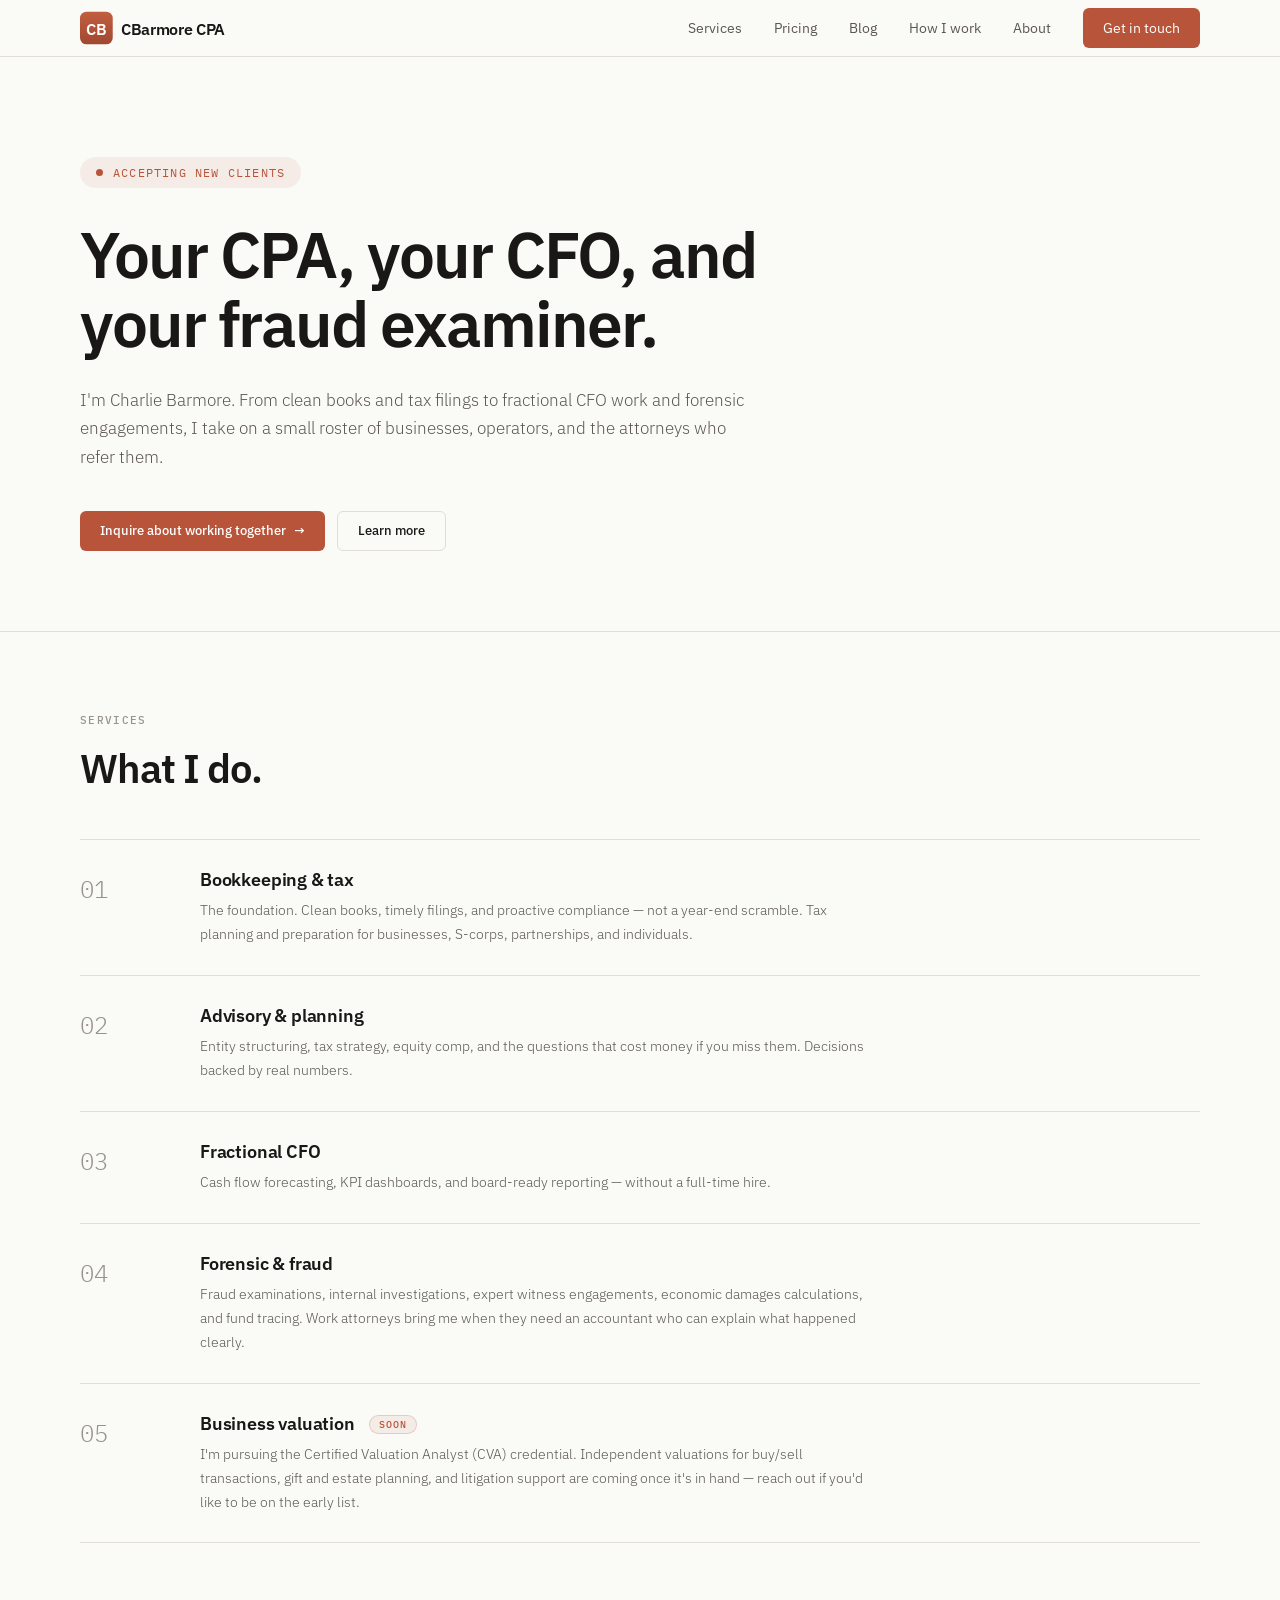
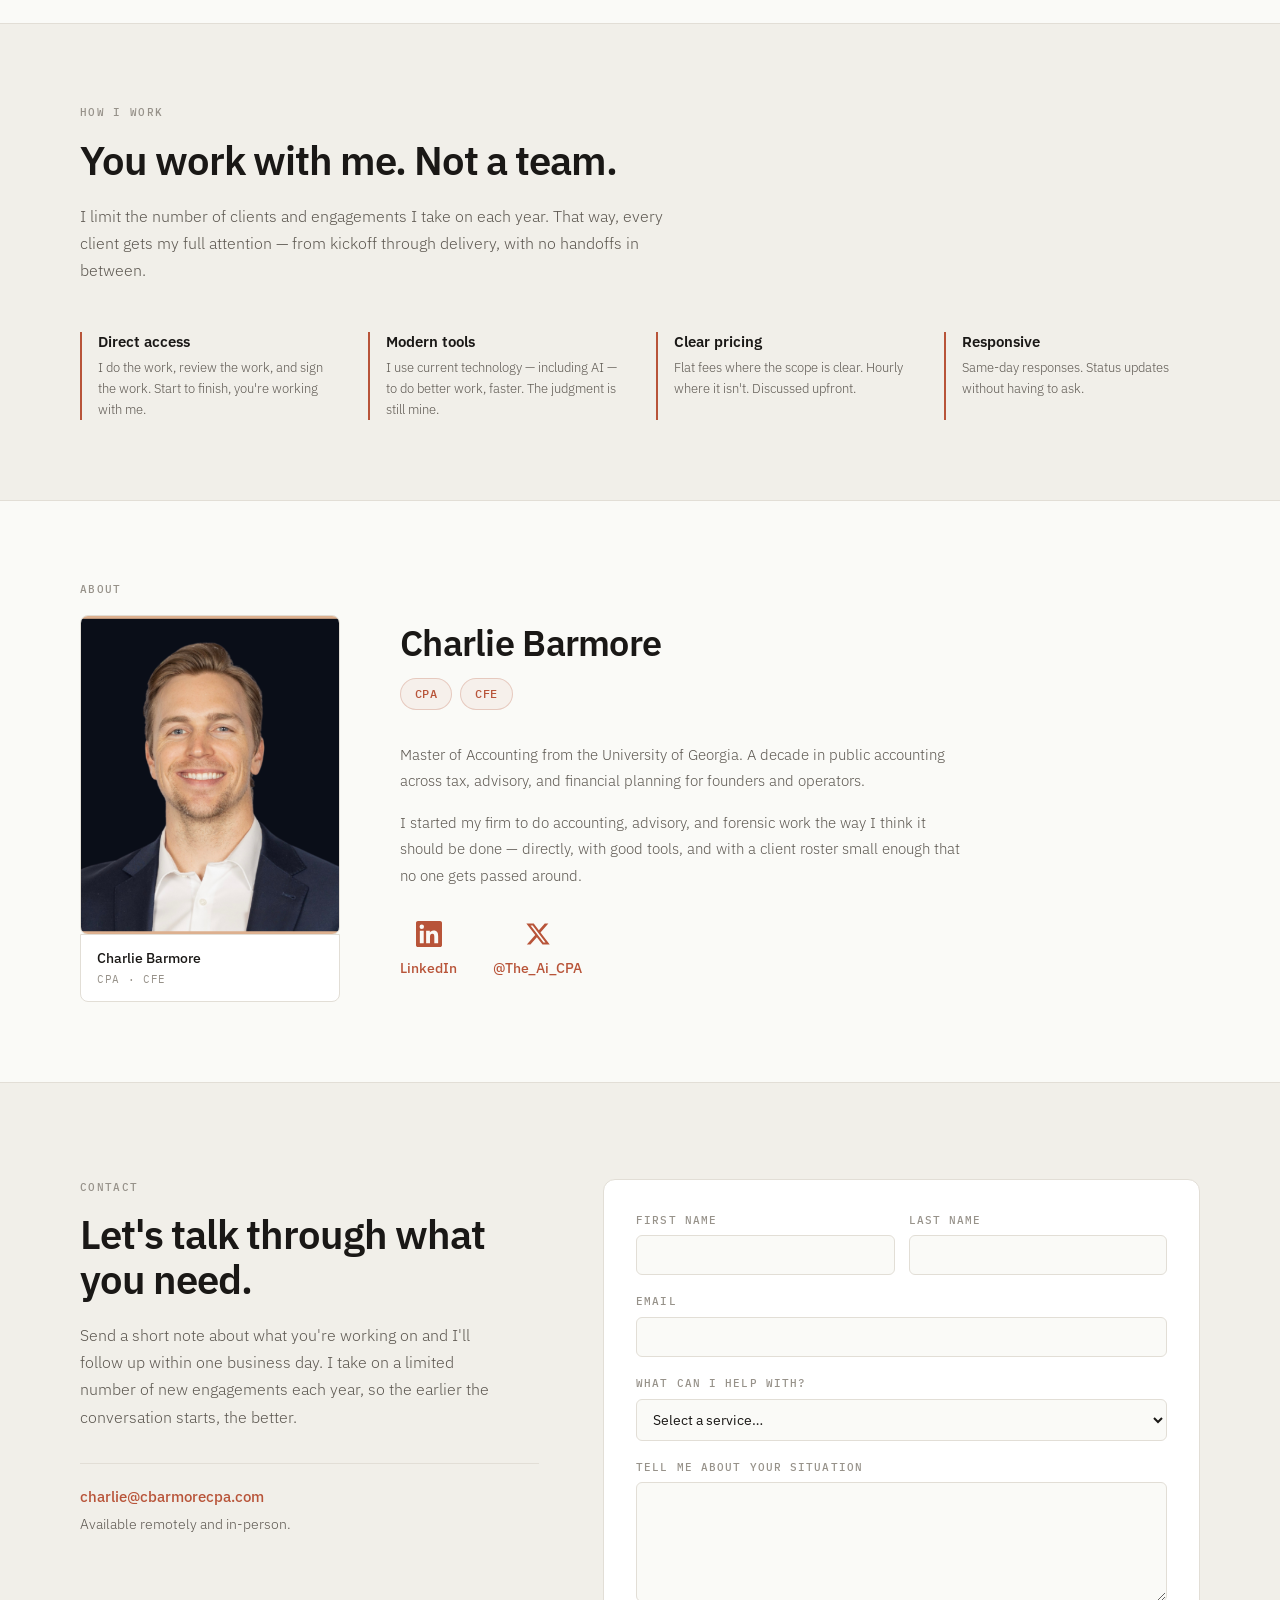
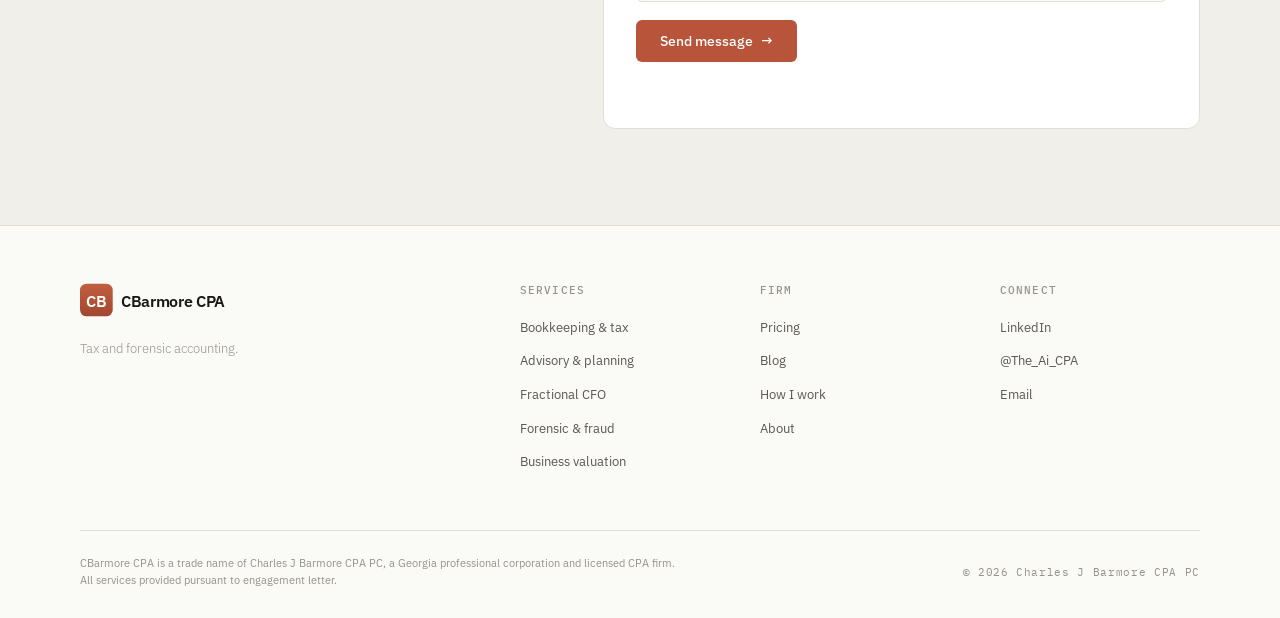
<file: index.html>
<!DOCTYPE html>
<html lang="en">
<head>
<meta charset="UTF-8" />
<meta name="viewport" content="width=device-width, initial-scale=1.0" />
<title>CBarmore CPA — Charlie Barmore, CPA, CFE</title>
<meta name="description" content="Tax and forensic accounting. Charlie Barmore, CPA, CFE." />

<link rel="preconnect" href="https://fonts.googleapis.com">
<link rel="preconnect" href="https://fonts.gstatic.com" crossorigin>
<link href="https://fonts.googleapis.com/css2?family=IBM+Plex+Sans:wght@300;400;500;600&family=IBM+Plex+Mono:wght@400;500&display=swap" rel="stylesheet">

<style>
  :root {
    --bg: #FAFAF7;
    --bg-alt: #F1EFE9;
    --card: #FFFFFF;
    --border: #E2DED6;
    --accent: #B85439;
    --accent-hover: #A04830;
    --text-1: #1A1816;
    --text-2: #5C5750;
    --text-3: #97928A;

    --font-sans: 'IBM Plex Sans', -apple-system, sans-serif;
    --font-mono: 'IBM Plex Mono', ui-monospace, monospace;

    --max-width: 1280px;
    --gutter: 80px;
  }

  * { margin: 0; padding: 0; box-sizing: border-box; }
  html { scroll-behavior: smooth; }
  body {
    background: var(--bg);
    color: var(--text-1);
    font-family: var(--font-sans);
    font-size: 16px;
    font-weight: 400;
    line-height: 1.6;
    -webkit-font-smoothing: antialiased;
  }

  .container {
    max-width: var(--max-width);
    margin: 0 auto;
    padding: 0 var(--gutter);
  }

  /* ── Nav ── */
  nav {
    position: sticky;
    top: 0;
    z-index: 100;
    background: rgba(250, 250, 247, 0.92);
    backdrop-filter: blur(16px);
    -webkit-backdrop-filter: blur(16px);
    border-bottom: 1px solid var(--border);
  }
  .nav-inner {
    display: flex;
    align-items: center;
    justify-content: space-between;
    height: 56px;
  }
  .logo {
    display: inline-flex;
    align-items: center;
    color: var(--text-1);
    text-decoration: none;
    height: 36px;
  }
  .logo-svg { height: 36px; width: auto; display: block; }
  .nav-links {
    display: flex;
    align-items: center;
    gap: 32px;
    list-style: none;
  }
  .nav-links a {
    color: var(--text-2);
    text-decoration: none;
    font-size: 14px;
    font-weight: 400;
    transition: color 0.2s ease;
  }
  .nav-links a:hover { color: var(--text-1); }
  .nav-links a.btn-accent,
  .nav-links a.btn-accent:hover { color: #FFFFFF; }

  .btn {
    display: inline-flex;
    align-items: center;
    gap: 8px;
    padding: 9px 20px;
    font-family: var(--font-sans);
    font-size: 13px;
    font-weight: 500;
    text-decoration: none;
    border-radius: 6px;
    transition: all 0.2s ease;
    cursor: pointer;
    border: none;
  }
  .btn-accent {
    background: var(--accent);
    color: #FFFFFF;
  }
  .btn-accent:hover { background: var(--accent-hover); }
  .btn-outline {
    background: transparent;
    color: var(--text-1);
    border: 1px solid var(--border);
  }
  .btn-outline:hover { border-color: var(--text-3); }
  .btn .arrow { transition: transform 0.2s ease; }
  .btn:hover .arrow { transform: translateX(3px); }

  /* ── Hero ── */
  .hero {
    padding: 100px 0 80px;
  }
  .hero-tag {
    display: inline-flex;
    align-items: center;
    gap: 10px;
    font-family: var(--font-mono);
    font-size: 12px;
    color: var(--accent);
    letter-spacing: 0.1em;
    text-transform: uppercase;
    margin-bottom: 32px;
    padding: 6px 16px;
    background: rgba(184, 84, 57, 0.08);
    border-radius: 100px;
  }
  .hero-tag .dot {
    width: 7px;
    height: 7px;
    background: var(--accent);
    border-radius: 50%;
    animation: pulse 2s ease-in-out infinite;
  }
  @keyframes pulse { 0%,100%{opacity:1} 50%{opacity:.4} }

  h1 {
    font-family: var(--font-sans);
    font-weight: 600;
    font-size: clamp(40px, 5.5vw, 64px);
    line-height: 1.08;
    letter-spacing: -0.03em;
    max-width: 800px;
    margin-bottom: 28px;
    color: var(--text-1);
  }

  .hero-sub {
    font-size: 17px;
    line-height: 1.65;
    color: var(--text-2);
    max-width: 680px;
    margin-bottom: 40px;
    font-weight: 300;
  }

  .hero-ctas {
    display: flex;
    gap: 12px;
    flex-wrap: wrap;
  }

  /* ── Section shared ── */
  .section {
    padding: 80px 0;
    border-top: 1px solid var(--border);
  }
  .section-label {
    font-family: var(--font-mono);
    font-size: 11px;
    font-weight: 500;
    letter-spacing: 0.12em;
    color: var(--text-3);
    text-transform: uppercase;
    margin-bottom: 16px;
  }
  .section-title {
    font-family: var(--font-sans);
    font-weight: 600;
    font-size: clamp(28px, 3.5vw, 40px);
    line-height: 1.12;
    letter-spacing: -0.025em;
    margin-bottom: 20px;
  }

  /* ── Services ── */
  .services-list {
    margin-top: 48px;
    border-top: 1px solid var(--border);
  }
  .service-row {
    display: grid;
    grid-template-columns: 88px 1fr;
    gap: 32px;
    padding: 28px 0;
    border-bottom: 1px solid var(--border);
    align-items: start;
  }
  .service-num {
    font-family: var(--font-mono);
    font-size: 24px;
    font-weight: 300;
    color: var(--text-3);
    letter-spacing: 0.02em;
    padding-top: 2px;
  }
  .service-row h3 {
    font-family: var(--font-sans);
    font-weight: 600;
    font-size: 18px;
    line-height: 1.3;
    letter-spacing: -0.01em;
    margin-bottom: 8px;
  }
  .service-row p {
    font-size: 14px;
    line-height: 1.7;
    color: var(--text-2);
    font-weight: 300;
    max-width: 680px;
  }
  .soon-tag {
    display: inline-block;
    font-family: var(--font-mono);
    font-size: 10px;
    font-weight: 500;
    letter-spacing: 0.12em;
    color: var(--accent);
    background: rgba(184, 84, 57, 0.08);
    border: 1px solid rgba(184, 84, 57, 0.22);
    padding: 2px 9px;
    border-radius: 100px;
    margin-left: 10px;
    vertical-align: 2px;
    text-transform: uppercase;
  }

  /* ── How I Work ── */
  .how-section {
    padding: 80px 0;
    border-top: 1px solid var(--border);
    background: var(--bg-alt);
  }
  .how-intro {
    font-size: 16px;
    line-height: 1.7;
    color: var(--text-2);
    font-weight: 300;
    max-width: 600px;
    margin-bottom: 48px;
  }
  .how-grid {
    display: grid;
    grid-template-columns: repeat(4, 1fr);
    gap: 32px;
  }
  .how-item {
    padding-left: 16px;
    border-left: 2px solid var(--accent);
  }
  .how-item h4 {
    font-family: var(--font-sans);
    font-weight: 600;
    font-size: 15px;
    line-height: 1.3;
    margin-bottom: 6px;
  }
  .how-item p {
    font-size: 13px;
    line-height: 1.6;
    color: var(--text-2);
    font-weight: 300;
  }

  /* ── About ── */
  .about-grid {
    display: grid;
    grid-template-columns: 260px 1fr;
    gap: 60px;
    align-items: start;
  }
  .about-photo-col {}
  .about-photo {
    width: 260px;
    height: 320px;
    object-fit: cover;
    border-radius: 8px;
    border: 1px solid var(--border);
    display: block;
  }
  .about-photo-card {
    margin-top: -1px;
    background: var(--card);
    border: 1px solid var(--border);
    border-radius: 0 0 8px 8px;
    padding: 12px 16px;
  }
  .about-photo-card .name {
    font-weight: 500;
    font-size: 14px;
  }
  .about-photo-card .creds {
    font-family: var(--font-mono);
    font-size: 11px;
    color: var(--text-3);
    letter-spacing: 0.06em;
    margin-top: 2px;
  }

  .about-content { padding-top: 8px; }
  .about-name {
    font-family: var(--font-sans);
    font-weight: 600;
    font-size: 36px;
    line-height: 1.1;
    letter-spacing: -0.02em;
    margin-bottom: 16px;
  }
  .about-badges {
    display: flex;
    gap: 8px;
    margin-bottom: 32px;
  }
  .about-badges span {
    font-family: var(--font-mono);
    font-size: 12px;
    font-weight: 500;
    color: var(--accent);
    letter-spacing: 0.04em;
    padding: 5px 14px;
    border: 1px solid rgba(184, 84, 57, 0.25);
    border-radius: 100px;
    background: rgba(184, 84, 57, 0.06);
  }
  .about-body {
    font-size: 15px;
    line-height: 1.75;
    color: var(--text-2);
    font-weight: 300;
    margin-bottom: 16px;
    max-width: 560px;
  }
  .about-links {
    display: flex;
    gap: 36px;
    margin-top: 32px;
    flex-wrap: wrap;
  }
  .about-link {
    display: inline-flex;
    flex-direction: column;
    align-items: center;
    gap: 10px;
    font-size: 14px;
    color: var(--accent);
    text-decoration: none;
    font-weight: 500;
    transition: color 0.2s;
  }
  .about-link svg {
    width: 26px;
    height: 26px;
    fill: currentColor;
  }
  .about-link:hover { color: var(--accent-hover); }

  /* ── Contact ── */
  .contact {
    padding: 96px 0;
    border-top: 1px solid var(--border);
    background: var(--bg-alt);
  }
  .contact-grid {
    display: grid;
    grid-template-columns: 1fr 1.3fr;
    gap: 64px;
    align-items: start;
  }
  .contact-intro {
    font-size: 16px;
    line-height: 1.7;
    color: var(--text-2);
    font-weight: 300;
    margin-top: 16px;
    margin-bottom: 32px;
    max-width: 420px;
  }
  .contact-direct {
    border-top: 1px solid var(--border);
    padding-top: 20px;
    font-size: 14px;
    line-height: 1.7;
    color: var(--text-2);
    font-weight: 300;
  }
  .contact-direct a {
    display: block;
    color: var(--accent);
    text-decoration: none;
    font-weight: 500;
    font-size: 15px;
    margin-bottom: 4px;
  }
  .contact-direct a:hover { color: var(--accent-hover); }

  .contact-form {
    background: var(--card);
    border: 1px solid var(--border);
    border-radius: 12px;
    padding: 32px;
    display: grid;
    gap: 18px;
  }
  .form-row {
    display: grid;
    grid-template-columns: 1fr 1fr;
    gap: 14px;
  }
  .form-field { display: flex; flex-direction: column; gap: 6px; }
  .form-field > span {
    font-family: var(--font-mono);
    font-size: 11px;
    font-weight: 500;
    letter-spacing: 0.1em;
    text-transform: uppercase;
    color: var(--text-3);
  }
  .form-field input,
  .form-field select,
  .form-field textarea {
    font-family: var(--font-sans);
    font-size: 14px;
    font-weight: 400;
    color: var(--text-1);
    background: var(--bg);
    border: 1px solid var(--border);
    border-radius: 6px;
    padding: 10px 12px;
    transition: border-color 0.2s ease;
  }
  .form-field input:focus,
  .form-field select:focus,
  .form-field textarea:focus {
    outline: none;
    border-color: var(--accent);
  }
  .form-field textarea { resize: vertical; min-height: 120px; }
  .form-submit {
    display: inline-flex;
    align-items: center;
    gap: 8px;
    padding: 12px 24px;
    font-family: var(--font-sans);
    font-size: 14px;
    font-weight: 500;
    border-radius: 6px;
    background: var(--accent);
    color: #FFFFFF;
    border: none;
    cursor: pointer;
    transition: background 0.2s ease;
    justify-self: start;
  }
  .form-submit:hover:not([disabled]) { background: var(--accent-hover); }
  .form-submit[disabled] { opacity: 0.6; cursor: not-allowed; }
  .form-status {
    font-family: var(--font-mono);
    font-size: 12px;
    letter-spacing: 0.04em;
    margin: 0;
    min-height: 16px;
  }
  .form-status.success { color: #2D7D4D; }
  .form-status.error { color: var(--accent); }

  /* ── Footer ── */
  footer {
    border-top: 1px solid var(--border);
    padding: 56px 0 28px;
  }
  .footer-grid {
    display: grid;
    grid-template-columns: 2fr 1fr 1fr 1fr;
    gap: 40px;
    margin-bottom: 48px;
  }
  .footer-brand .logo { margin-bottom: 12px; display: inline-block; }
  .footer-brand p {
    font-size: 13px;
    line-height: 1.65;
    color: var(--text-3);
    font-weight: 300;
    max-width: 300px;
  }
  .footer-col h4 {
    font-family: var(--font-mono);
    font-size: 11px;
    font-weight: 500;
    letter-spacing: 0.1em;
    color: var(--text-3);
    text-transform: uppercase;
    margin-bottom: 14px;
  }
  .footer-col ul { list-style: none; }
  .footer-col li { margin-bottom: 8px; }
  .footer-col a {
    color: var(--text-2);
    text-decoration: none;
    font-size: 13px;
    transition: color 0.2s;
  }
  .footer-col a:hover { color: var(--accent); }
  .footer-bottom {
    padding-top: 24px;
    border-top: 1px solid var(--border);
    display: flex;
    justify-content: space-between;
    align-items: center;
    gap: 20px;
    flex-wrap: wrap;
  }
  .footer-disclosure {
    font-size: 11px;
    color: var(--text-3);
    line-height: 1.6;
    max-width: 600px;
  }
  .footer-meta {
    font-family: var(--font-mono);
    font-size: 11px;
    color: var(--text-3);
    letter-spacing: 0.06em;
  }

  /* ── Responsive ── */
  @media (max-width: 960px) {
    :root { --gutter: 24px; }
    .hero { padding: 64px 0 56px; }
    .service-row { grid-template-columns: 56px 1fr; gap: 20px; }
    .service-num { font-size: 20px; }
    .how-grid { grid-template-columns: 1fr 1fr; gap: 24px; }
    .about-grid { grid-template-columns: 1fr; gap: 32px; }
    .about-photo { width: 220px; height: 270px; }
    .about-photo-card { width: 220px; }
    .contact { padding: 56px 0; }
    .contact-grid { grid-template-columns: 1fr; gap: 32px; }
    .form-row { grid-template-columns: 1fr; }
    .footer-grid { grid-template-columns: 1fr 1fr; gap: 28px; }
    .nav-links { display: none; }
    .how-section, .section { padding: 56px 0; }
  }
  @media (max-width: 560px) {
    .how-grid { grid-template-columns: 1fr; }
    .footer-grid { grid-template-columns: 1fr; }
  }
</style>
</head>
<body>

<nav>
  <div class="container nav-inner">
    <a href="/" class="logo" aria-label="CBarmore CPA home">
      <svg class="logo-svg" viewBox="0 0 220 44" xmlns="http://www.w3.org/2000/svg" aria-hidden="true">
        <defs><linearGradient id="cbGrad" x1="0" y1="0" x2="0" y2="1"><stop offset="0%" stop-color="#C25E40"/><stop offset="100%" stop-color="#A04830"/></linearGradient></defs>
        <rect x="0" y="2" width="40" height="40" rx="8" fill="url(#cbGrad)"/>
        <text x="20" y="30" text-anchor="middle" font-family="'IBM Plex Sans', sans-serif" font-weight="600" font-size="20" fill="#FFFFFF" letter-spacing="-0.4">CB</text>
        <text x="50" y="30" font-family="'IBM Plex Sans', sans-serif" font-weight="600" font-size="20" fill="#1A1816" letter-spacing="-0.4">CBarmore CPA</text>
      </svg>
    </a>
    <ul class="nav-links">
      <li><a href="#services">Services</a></li>
      <li><a href="/pricing">Pricing</a></li>
      <li><a href="/blog">Blog</a></li>
      <li><a href="#how">How I work</a></li>
      <li><a href="#about">About</a></li>
      <li><a href="#contact" class="btn btn-accent">Get in touch</a></li>
    </ul>
  </div>
</nav>

<header class="hero">
  <div class="container">
    <div class="hero-tag">
      <span class="dot"></span>
      <span>Accepting new clients</span>
    </div>
    <h1>Your CPA, your CFO, and your fraud examiner.</h1>
    <p class="hero-sub">
      I'm Charlie Barmore. From clean books and tax filings to fractional CFO work and forensic engagements, I take on a small roster of businesses, operators, and the attorneys who refer them.
    </p>
    <div class="hero-ctas">
      <a href="#contact" class="btn btn-accent">Inquire about working together <span class="arrow">&rarr;</span></a>
      <a href="#services" class="btn btn-outline">Learn more</a>
    </div>
  </div>
</header>

<section class="section" id="services">
  <div class="container">
    <div class="section-label">Services</div>
    <h2 class="section-title">What I do.</h2>

    <div class="services-list">
      <div class="service-row">
        <div class="service-num">01</div>
        <div>
          <h3>Bookkeeping &amp; tax</h3>
          <p>The foundation. Clean books, timely filings, and proactive compliance &mdash; not a year-end scramble. Tax planning and preparation for businesses, S-corps, partnerships, and individuals.</p>
        </div>
      </div>
      <div class="service-row">
        <div class="service-num">02</div>
        <div>
          <h3>Advisory &amp; planning</h3>
          <p>Entity structuring, tax strategy, equity comp, and the questions that cost money if you miss them. Decisions backed by real numbers.</p>
        </div>
      </div>
      <div class="service-row">
        <div class="service-num">03</div>
        <div>
          <h3>Fractional CFO</h3>
          <p>Cash flow forecasting, KPI dashboards, and board-ready reporting &mdash; without a full-time hire.</p>
        </div>
      </div>
      <div class="service-row">
        <div class="service-num">04</div>
        <div>
          <h3>Forensic &amp; fraud</h3>
          <p>Fraud examinations, internal investigations, expert witness engagements, economic damages calculations, and fund tracing. Work attorneys bring me when they need an accountant who can explain what happened clearly.</p>
        </div>
      </div>
      <div class="service-row">
        <div class="service-num">05</div>
        <div>
          <h3>Business valuation <span class="soon-tag">Soon</span></h3>
          <p>I'm pursuing the Certified Valuation Analyst (CVA) credential. Independent valuations for buy/sell transactions, gift and estate planning, and litigation support are coming once it's in hand &mdash; reach out if you'd like to be on the early list.</p>
        </div>
      </div>
    </div>
  </div>
</section>

<section class="how-section" id="how">
  <div class="container">
    <div class="section-label">How I work</div>
    <h2 class="section-title">You work with me. Not a team.</h2>
    <p class="how-intro">
      I limit the number of clients and engagements I take on each year. That way, every client gets my full attention &mdash; from kickoff through delivery, with no handoffs in between.
    </p>

    <div class="how-grid">
      <div class="how-item">
        <h4>Direct access</h4>
        <p>I do the work, review the work, and sign the work. Start to finish, you're working with me.</p>
      </div>
      <div class="how-item">
        <h4>Modern tools</h4>
        <p>I use current technology &mdash; including AI &mdash; to do better work, faster. The judgment is still mine.</p>
      </div>
      <div class="how-item">
        <h4>Clear pricing</h4>
        <p>Flat fees where the scope is clear. Hourly where it isn't. Discussed upfront.</p>
      </div>
      <div class="how-item">
        <h4>Responsive</h4>
        <p>Same-day responses. Status updates without having to ask.</p>
      </div>
    </div>
  </div>
</section>

<section class="section" id="about">
  <div class="container">
    <div class="section-label">About</div>
    <div class="about-grid">
      <div class="about-photo-col">
        <img class="about-photo" src="/assets/charlie-barmore.png" alt="Charlie Barmore" />
        <div class="about-photo-card">
          <div class="name">Charlie Barmore</div>
          <div class="creds">CPA &middot; CFE</div>
        </div>
      </div>
      <div class="about-content">
        <h2 class="about-name">Charlie Barmore</h2>
        <div class="about-badges">
          <span>CPA</span>
          <span>CFE</span>
        </div>
        <p class="about-body">
          Master of Accounting from the University of Georgia. A decade in public accounting across tax, advisory, and financial planning for founders and operators.
        </p>
        <p class="about-body">
          I started my firm to do accounting, advisory, and forensic work the way I think it should be done &mdash; directly, with good tools, and with a client roster small enough that no one gets passed around.
        </p>
        <div class="about-links">
          <a class="about-link" href="https://www.linkedin.com/in/cbarmorecpa/" target="_blank" rel="noopener" aria-label="LinkedIn">
            <svg viewBox="0 0 24 24" xmlns="http://www.w3.org/2000/svg" aria-hidden="true">
              <path d="M20.45 20.45h-3.55v-5.57c0-1.33-.03-3.04-1.85-3.04-1.86 0-2.14 1.45-2.14 2.94v5.67H9.35V9h3.41v1.56h.05c.48-.9 1.64-1.85 3.37-1.85 3.6 0 4.27 2.37 4.27 5.46v6.28zM5.34 7.43a2.06 2.06 0 1 1 0-4.13 2.06 2.06 0 0 1 0 4.13zM7.12 20.45H3.55V9h3.57v11.45zM22.22 0H1.77C.79 0 0 .77 0 1.73v20.54C0 23.23.79 24 1.77 24h20.45c.98 0 1.78-.77 1.78-1.73V1.73C24 .77 23.2 0 22.22 0z"/>
            </svg>
            LinkedIn
          </a>
          <a class="about-link" href="https://x.com/The_Ai_CPA" target="_blank" rel="noopener" aria-label="X (Twitter)">
            <svg viewBox="0 0 24 24" xmlns="http://www.w3.org/2000/svg" aria-hidden="true">
              <path d="M18.244 2.25h3.308l-7.227 8.26 8.502 11.24H16.17l-5.214-6.817L4.99 21.75H1.68l7.73-8.835L1.254 2.25H8.08l4.713 6.231 5.451-6.231zm-1.161 17.52h1.833L7.084 4.126H5.117l11.966 15.644z"/>
            </svg>
            @The_Ai_CPA
          </a>
        </div>
      </div>
    </div>
  </div>
</section>

<section class="contact" id="contact">
  <div class="container">
    <div class="contact-grid">
      <div>
        <div class="section-label">Contact</div>
        <h2 class="section-title">Let's talk through what you need.</h2>
        <p class="contact-intro">
          Send a short note about what you're working on and I'll follow up within one business day. I take on a limited number of new engagements each year, so the earlier the conversation starts, the better.
        </p>
        <div class="contact-direct">
          <a href="mailto:charlie@cbarmorecpa.com">charlie@cbarmorecpa.com</a>
          Available remotely and in-person.
        </div>
      </div>

      <form class="contact-form" id="contact-form" novalidate>
        <div class="form-row">
          <label class="form-field">
            <span>First name</span>
            <input type="text" name="firstName" id="firstName" required>
          </label>
          <label class="form-field">
            <span>Last name</span>
            <input type="text" name="lastName" id="lastName" required>
          </label>
        </div>
        <label class="form-field">
          <span>Email</span>
          <input type="email" name="email" id="email" required>
        </label>
        <label class="form-field">
          <span>What can I help with?</span>
          <select name="service" id="service" required>
            <option value="" disabled selected>Select a service&hellip;</option>
            <option value="bookkeeping-tax">Bookkeeping &amp; tax</option>
            <option value="advisory-planning">Advisory &amp; planning</option>
            <option value="fractional-cfo">Fractional CFO</option>
            <option value="forensic">Forensic &amp; fraud</option>
            <option value="valuation">Business valuation (notify me)</option>
            <option value="multiple">Multiple services</option>
            <option value="not-sure">Not sure yet</option>
          </select>
        </label>
        <label class="form-field">
          <span>Tell me about your situation</span>
          <textarea name="message" id="message" rows="5" required></textarea>
        </label>
        <button type="submit" class="form-submit" id="submit-btn">
          Send message <span class="arrow">&rarr;</span>
        </button>
        <p class="form-status" id="form-status" role="status" aria-live="polite"></p>
      </form>
    </div>
  </div>
</section>

<footer>
  <div class="container">
    <div class="footer-grid">
      <div class="footer-brand">
        <a href="/" class="logo" aria-label="CBarmore CPA home">
          <svg class="logo-svg" viewBox="0 0 220 44" xmlns="http://www.w3.org/2000/svg" aria-hidden="true">
            <defs><linearGradient id="cbGradFooter" x1="0" y1="0" x2="0" y2="1"><stop offset="0%" stop-color="#C25E40"/><stop offset="100%" stop-color="#A04830"/></linearGradient></defs>
            <rect x="0" y="2" width="40" height="40" rx="8" fill="url(#cbGradFooter)"/>
            <text x="20" y="30" text-anchor="middle" font-family="'IBM Plex Sans', sans-serif" font-weight="600" font-size="20" fill="#FFFFFF" letter-spacing="-0.4">CB</text>
            <text x="50" y="30" font-family="'IBM Plex Sans', sans-serif" font-weight="600" font-size="20" fill="#1A1816" letter-spacing="-0.4">CBarmore CPA</text>
          </svg>
        </a>
        <p>Tax and forensic accounting.</p>
      </div>
      <div class="footer-col">
        <h4>Services</h4>
        <ul>
          <li><a href="#services">Bookkeeping &amp; tax</a></li>
          <li><a href="#services">Advisory &amp; planning</a></li>
          <li><a href="#services">Fractional CFO</a></li>
          <li><a href="#services">Forensic &amp; fraud</a></li>
          <li><a href="#services">Business valuation</a></li>
        </ul>
      </div>
      <div class="footer-col">
        <h4>Firm</h4>
        <ul>
          <li><a href="/pricing">Pricing</a></li>
          <li><a href="/blog">Blog</a></li>
          <li><a href="#how">How I work</a></li>
          <li><a href="#about">About</a></li>
        </ul>
      </div>
      <div class="footer-col">
        <h4>Connect</h4>
        <ul>
          <li><a href="https://www.linkedin.com/in/cbarmorecpa/" target="_blank" rel="noopener">LinkedIn</a></li>
          <li><a href="https://x.com/The_Ai_CPA" target="_blank" rel="noopener">@The_Ai_CPA</a></li>
          <li><a href="mailto:charlie@cbarmorecpa.com">Email</a></li>
        </ul>
      </div>
    </div>
    <div class="footer-bottom">
      <div class="footer-disclosure">
        CBarmore CPA is a trade name of Charles J Barmore CPA PC, a Georgia professional corporation and licensed CPA firm. All services provided pursuant to engagement letter.
      </div>
      <div class="footer-meta">&copy; 2026 Charles J Barmore CPA PC</div>
    </div>
  </div>
</footer>

<script>
  document.getElementById('contact-form').addEventListener('submit', async (e) => {
    e.preventDefault();
    const submitBtn = document.getElementById('submit-btn');
    const formStatus = document.getElementById('form-status');
    const payload = {
      firstName: document.getElementById('firstName').value.trim(),
      lastName: document.getElementById('lastName').value.trim(),
      email: document.getElementById('email').value.trim(),
      service: document.getElementById('service').value,
      message: document.getElementById('message').value.trim(),
    };

    submitBtn.disabled = true;
    submitBtn.textContent = 'Sending…';
    formStatus.textContent = '';
    formStatus.className = 'form-status';

    try {
      const response = await fetch('/api/contact', {
        method: 'POST',
        headers: { 'Content-Type': 'application/json' },
        body: JSON.stringify(payload),
      });
      const data = await response.json().catch(() => ({}));
      if (response.ok) {
        formStatus.textContent = 'Thanks — I\'ll be in touch within one business day.';
        formStatus.className = 'form-status success';
        document.getElementById('contact-form').reset();
      } else {
        formStatus.textContent = data.error || 'Something went wrong. Please try again or email me directly.';
        formStatus.className = 'form-status error';
      }
    } catch (err) {
      formStatus.textContent = 'Something went wrong. Please try again or email me directly.';
      formStatus.className = 'form-status error';
    } finally {
      submitBtn.disabled = false;
      submitBtn.innerHTML = 'Send message <span class="arrow">&rarr;</span>';
    }
  });
</script>
</body>
</html>
</file>
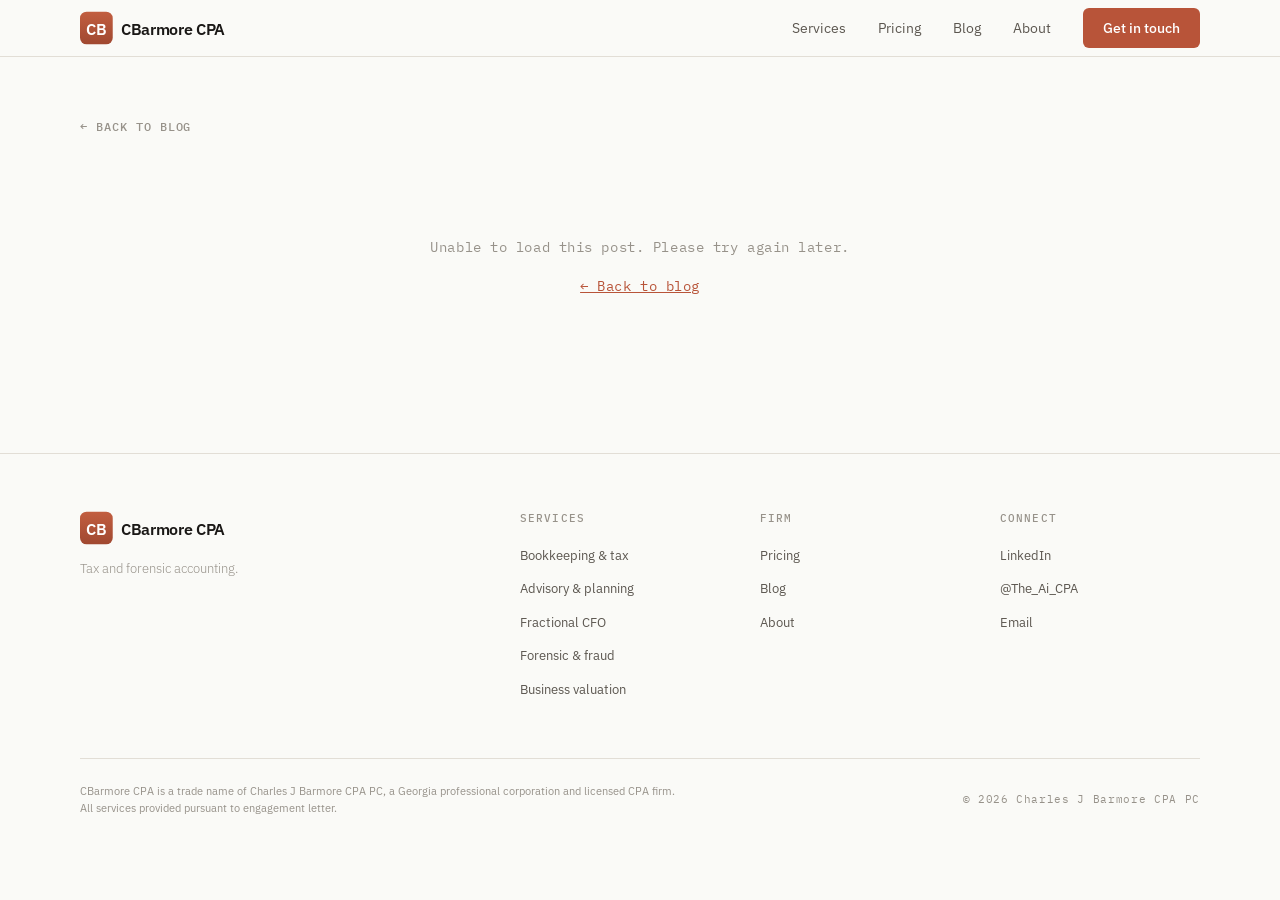
<file: post.html>
<!DOCTYPE html>
<html lang="en">
<head>
<meta charset="UTF-8" />
<meta name="viewport" content="width=device-width, initial-scale=1.0" />
<title>Loading… — CBarmore CPA</title>
<meta name="description" content="Notes on tax, advisory, and forensic work from Charlie Barmore, CPA." />
<link rel="icon" type="image/svg+xml" href="/assets/cjb-cpa-pc-logos/favicon.svg">

<link rel="preconnect" href="https://fonts.googleapis.com">
<link rel="preconnect" href="https://fonts.gstatic.com" crossorigin>
<link href="https://fonts.googleapis.com/css2?family=IBM+Plex+Sans:wght@300;400;500;600;700&family=IBM+Plex+Mono:wght@400;500&display=swap" rel="stylesheet">

<style>
  :root {
    --bg: #FAFAF7;
    --bg-alt: #F1EFE9;
    --card: #FFFFFF;
    --border: #E2DED6;
    --accent: #B85439;
    --accent-hover: #A04830;
    --text-1: #1A1816;
    --text-2: #5C5750;
    --text-3: #97928A;
    --font-sans: 'IBM Plex Sans', -apple-system, sans-serif;
    --font-mono: 'IBM Plex Mono', ui-monospace, monospace;
    --max-width: 1280px;
    --gutter: 80px;
  }

  * { margin: 0; padding: 0; box-sizing: border-box; }
  html { scroll-behavior: smooth; }
  body {
    background: var(--bg);
    color: var(--text-1);
    font-family: var(--font-sans);
    font-size: 16px;
    line-height: 1.6;
    -webkit-font-smoothing: antialiased;
  }
  .container {
    max-width: var(--max-width);
    margin: 0 auto;
    padding: 0 var(--gutter);
  }

  /* Nav */
  nav {
    position: sticky;
    top: 0;
    z-index: 100;
    background: rgba(250, 250, 247, 0.92);
    backdrop-filter: blur(16px);
    -webkit-backdrop-filter: blur(16px);
    border-bottom: 1px solid var(--border);
  }
  .nav-inner {
    display: flex;
    align-items: center;
    justify-content: space-between;
    height: 56px;
  }
  .logo {
    display: inline-flex;
    align-items: center;
    color: var(--text-1);
    text-decoration: none;
    height: 36px;
  }
  .logo-svg { height: 36px; width: auto; display: block; }
  .nav-links {
    display: flex;
    align-items: center;
    gap: 32px;
    list-style: none;
  }
  .nav-links a {
    color: var(--text-2);
    text-decoration: none;
    font-size: 14px;
    transition: color 0.2s ease;
  }
  .nav-links a:hover { color: var(--text-1); }
  .nav-links a.btn-accent,
  .nav-links a.btn-accent:hover { color: #FFFFFF; }
  .btn {
    display: inline-flex;
    align-items: center;
    gap: 8px;
    padding: 9px 20px;
    font-family: var(--font-sans);
    font-size: 13px;
    font-weight: 500;
    text-decoration: none;
    border-radius: 6px;
    transition: all 0.2s ease;
    cursor: pointer;
    border: none;
  }
  .btn-accent { background: var(--accent); color: #FFFFFF; }
  .btn-accent:hover { background: var(--accent-hover); }

  /* Post layout */
  .post-container { padding: 56px 0 96px; }
  .post-back {
    display: inline-flex;
    align-items: center;
    gap: 8px;
    font-family: var(--font-mono);
    font-size: 12px;
    font-weight: 500;
    letter-spacing: 0.08em;
    text-transform: uppercase;
    color: var(--text-3);
    text-decoration: none;
    margin-bottom: 40px;
    transition: color 0.15s ease;
  }
  .post-back:hover { color: var(--accent); }

  .post-hero-cover {
    margin-bottom: 36px;
    border-radius: 12px;
    overflow: hidden;
    aspect-ratio: 21 / 9;
    background: var(--bg-alt);
  }
  .post-hero-cover img { width: 100%; height: 100%; object-fit: cover; display: block; }

  .post-header .post-meta {
    display: flex;
    align-items: center;
    gap: 14px;
    margin-bottom: 16px;
    font-family: var(--font-mono);
    font-size: 11px;
    letter-spacing: 0.1em;
    text-transform: uppercase;
  }
  .post-header .post-category { color: var(--accent); font-weight: 500; }
  .post-header .post-date { color: var(--text-3); }

  .post-hero-title {
    font-family: var(--font-sans);
    font-weight: 600;
    font-size: clamp(32px, 4.5vw, 48px);
    line-height: 1.1;
    letter-spacing: -0.025em;
    margin-bottom: 56px;
    max-width: 820px;
  }

  /* Post body */
  .post-body {
    max-width: 720px;
    font-size: 17px;
    line-height: 1.75;
    color: var(--text-1);
    font-weight: 400;
  }
  .post-body .notion-paragraph { margin-bottom: 1.3em; }
  .post-body .notion-h1 {
    font-family: var(--font-sans);
    font-weight: 600;
    font-size: 30px;
    margin: 56px 0 16px;
    line-height: 1.2;
    letter-spacing: -0.02em;
  }
  .post-body .notion-h2 {
    font-family: var(--font-sans);
    font-weight: 600;
    font-size: 24px;
    margin: 44px 0 14px;
    line-height: 1.25;
    letter-spacing: -0.015em;
  }
  .post-body .notion-h3 {
    font-family: var(--font-sans);
    font-weight: 600;
    font-size: 19px;
    margin: 32px 0 12px;
    line-height: 1.3;
    letter-spacing: -0.01em;
  }
  .post-body .notion-list { margin-bottom: 1.3em; padding-left: 24px; }
  .post-body .notion-list-item { margin-bottom: 8px; }
  .post-body .notion-quote {
    border-left: 3px solid var(--accent);
    padding: 4px 0 4px 20px;
    margin: 32px 0;
    font-style: italic;
    color: var(--text-2);
  }
  .post-body .notion-callout {
    display: flex;
    gap: 14px;
    background: var(--bg-alt);
    border: 1px solid var(--border);
    border-radius: 8px;
    padding: 20px 22px;
    margin: 28px 0;
  }
  .post-body .callout-icon { font-size: 18px; flex-shrink: 0; line-height: 1.4; }
  .post-body .callout-content { flex: 1; }
  .post-body .notion-code {
    background: var(--text-1);
    color: #F0EBE3;
    border-radius: 8px;
    padding: 20px 22px;
    margin: 28px 0;
    font-family: var(--font-mono);
    font-size: 13px;
    overflow-x: auto;
  }
  .post-body .code-language {
    font-size: 10px;
    letter-spacing: 0.12em;
    text-transform: uppercase;
    color: #97928A;
    margin-bottom: 10px;
  }
  .post-body .notion-code pre { overflow-x: auto; line-height: 1.55; }
  .post-body .inline-code {
    background: var(--bg-alt);
    padding: 2px 6px;
    border-radius: 4px;
    font-family: var(--font-mono);
    font-size: 0.92em;
    color: var(--accent);
  }
  .post-body .notion-image { margin: 36px 0; }
  .post-body .notion-image img {
    width: 100%;
    border-radius: 8px;
    display: block;
  }
  .post-body .notion-image figcaption {
    font-size: 13px;
    color: var(--text-3);
    text-align: center;
    margin-top: 12px;
    font-style: italic;
  }
  .post-body .notion-divider {
    border: none;
    border-top: 1px solid var(--border);
    margin: 40px 0;
  }
  .post-body .notion-todo {
    display: flex;
    align-items: flex-start;
    gap: 10px;
    margin-bottom: 8px;
  }
  .post-body .todo-checkbox {
    display: inline-flex;
    align-items: center;
    justify-content: center;
    width: 18px;
    height: 18px;
    border: 1.5px solid var(--border);
    border-radius: 3px;
    font-size: 12px;
    color: var(--accent);
    flex-shrink: 0;
    margin-top: 3px;
  }
  .post-body .notion-toggle {
    margin: 20px 0;
    border: 1px solid var(--border);
    border-radius: 8px;
    padding: 14px 18px;
    background: var(--card);
  }
  .post-body .notion-toggle summary {
    cursor: pointer;
    font-weight: 500;
    list-style: none;
  }
  .post-body .notion-toggle summary::-webkit-details-marker { display: none; }
  .post-body .notion-toggle .toggle-content {
    margin-top: 14px;
    padding-top: 14px;
    border-top: 1px solid var(--border);
  }
  .post-body a {
    color: var(--accent);
    text-decoration: underline;
    text-decoration-color: rgba(184, 84, 57, 0.35);
    text-underline-offset: 3px;
    transition: text-decoration-color 0.15s ease;
  }
  .post-body a:hover { text-decoration-color: var(--accent); }
  .post-body .notion-table {
    width: 100%;
    border-collapse: collapse;
    margin: 28px 0;
    font-size: 14px;
  }
  .post-body .notion-table td,
  .post-body .notion-table th {
    border-bottom: 1px solid var(--border);
    padding: 12px 14px;
    text-align: left;
  }
  .post-body .notion-table th {
    font-weight: 600;
    background: var(--bg-alt);
    font-family: var(--font-mono);
    font-size: 11px;
    text-transform: uppercase;
    letter-spacing: 0.08em;
    color: var(--text-3);
  }
  .post-body .notion-bookmark {
    display: block;
    border: 1px solid var(--border);
    border-radius: 8px;
    padding: 14px 18px;
    margin: 20px 0;
    color: var(--accent);
    text-decoration: none;
    font-family: var(--font-mono);
    font-size: 13px;
  }
  .post-body .notion-bookmark:hover { border-color: var(--accent); }
  .post-body .notion-video,
  .post-body .notion-embed {
    margin: 28px 0;
    aspect-ratio: 16 / 9;
  }
  .post-body .notion-video iframe,
  .post-body .notion-video video,
  .post-body .notion-embed iframe {
    width: 100%;
    height: 100%;
    border-radius: 8px;
    border: 0;
  }
  .post-body .notion-columns {
    display: grid;
    grid-template-columns: repeat(auto-fit, minmax(220px, 1fr));
    gap: 24px;
    margin: 28px 0;
  }

  /* States */
  .posts-loading, .posts-error {
    text-align: center;
    padding: 60px 0;
    color: var(--text-3);
    font-size: 14px;
    font-family: var(--font-mono);
    letter-spacing: 0.04em;
  }
  .loading-spinner {
    display: inline-block;
    width: 14px;
    height: 14px;
    border: 2px solid var(--border);
    border-top-color: var(--accent);
    border-radius: 50%;
    animation: spin 0.8s linear infinite;
    vertical-align: middle;
    margin-right: 10px;
  }
  @keyframes spin { to { transform: rotate(360deg); } }

  /* Footer */
  footer { border-top: 1px solid var(--border); padding: 56px 0 28px; }
  .footer-grid {
    display: grid;
    grid-template-columns: 2fr 1fr 1fr 1fr;
    gap: 40px;
    margin-bottom: 48px;
  }
  .footer-brand .logo { margin-bottom: 12px; display: inline-flex; }
  .footer-brand p {
    font-size: 13px;
    line-height: 1.65;
    color: var(--text-3);
    font-weight: 300;
    max-width: 300px;
  }
  .footer-col h4 {
    font-family: var(--font-mono);
    font-size: 11px;
    font-weight: 500;
    letter-spacing: 0.1em;
    color: var(--text-3);
    text-transform: uppercase;
    margin-bottom: 14px;
  }
  .footer-col ul { list-style: none; }
  .footer-col li { margin-bottom: 8px; }
  .footer-col a {
    color: var(--text-2);
    text-decoration: none;
    font-size: 13px;
    transition: color 0.2s;
  }
  .footer-col a:hover { color: var(--accent); }
  .footer-bottom {
    padding-top: 24px;
    border-top: 1px solid var(--border);
    display: flex;
    justify-content: space-between;
    align-items: center;
    gap: 20px;
    flex-wrap: wrap;
  }
  .footer-disclosure {
    font-size: 11px;
    color: var(--text-3);
    line-height: 1.6;
    max-width: 600px;
  }
  .footer-meta {
    font-family: var(--font-mono);
    font-size: 11px;
    color: var(--text-3);
    letter-spacing: 0.06em;
  }

  /* Responsive */
  @media (max-width: 960px) {
    :root { --gutter: 24px; }
    .post-container { padding: 32px 0 64px; }
    .post-body { font-size: 16px; }
    .footer-grid { grid-template-columns: 1fr 1fr; gap: 28px; }
    .nav-links { display: none; }
  }
  @media (max-width: 560px) {
    .footer-grid { grid-template-columns: 1fr; }
  }
</style>
</head>
<body>

<nav>
  <div class="container nav-inner">
    <a href="/" class="logo" aria-label="CBarmore CPA home">
      <svg class="logo-svg" viewBox="0 0 220 44" xmlns="http://www.w3.org/2000/svg" aria-hidden="true">
        <defs><linearGradient id="cbGrad" x1="0" y1="0" x2="0" y2="1"><stop offset="0%" stop-color="#C25E40"/><stop offset="100%" stop-color="#A04830"/></linearGradient></defs>
        <rect x="0" y="2" width="40" height="40" rx="8" fill="url(#cbGrad)"/>
        <text x="20" y="30" text-anchor="middle" font-family="'IBM Plex Sans', sans-serif" font-weight="600" font-size="20" fill="#FFFFFF" letter-spacing="-0.4">CB</text>
        <text x="50" y="30" font-family="'IBM Plex Sans', sans-serif" font-weight="600" font-size="20" fill="#1A1816" letter-spacing="-0.4">CBarmore CPA</text>
      </svg>
    </a>
    <ul class="nav-links">
      <li><a href="/#services">Services</a></li>
      <li><a href="/pricing">Pricing</a></li>
      <li><a href="/blog">Blog</a></li>
      <li><a href="/#about">About</a></li>
      <li><a href="/#contact" class="btn btn-accent">Get in touch</a></li>
    </ul>
  </div>
</nav>

<article class="post-container">
  <div class="container">
    <a href="/blog" class="post-back">&larr; Back to blog</a>

    <header class="post-header" id="post-header">
      <div class="posts-loading" id="post-loading">
        <span class="loading-spinner"></span>Loading post&hellip;
      </div>
    </header>

    <div class="post-body" id="post-body"></div>

    <div class="posts-error" id="post-error" style="display: none;">
      <p>Unable to load this post. Please try again later.</p>
      <p style="margin-top: 16px;"><a href="/blog" style="color: var(--accent);">&larr; Back to blog</a></p>
    </div>
  </div>
</article>

<footer>
  <div class="container">
    <div class="footer-grid">
      <div class="footer-brand">
        <a href="/" class="logo" aria-label="CBarmore CPA home">
          <svg class="logo-svg" viewBox="0 0 220 44" xmlns="http://www.w3.org/2000/svg" aria-hidden="true">
            <defs><linearGradient id="cbGradFooter" x1="0" y1="0" x2="0" y2="1"><stop offset="0%" stop-color="#C25E40"/><stop offset="100%" stop-color="#A04830"/></linearGradient></defs>
            <rect x="0" y="2" width="40" height="40" rx="8" fill="url(#cbGradFooter)"/>
            <text x="20" y="30" text-anchor="middle" font-family="'IBM Plex Sans', sans-serif" font-weight="600" font-size="20" fill="#FFFFFF" letter-spacing="-0.4">CB</text>
            <text x="50" y="30" font-family="'IBM Plex Sans', sans-serif" font-weight="600" font-size="20" fill="#1A1816" letter-spacing="-0.4">CBarmore CPA</text>
          </svg>
        </a>
        <p>Tax and forensic accounting.</p>
      </div>
      <div class="footer-col">
        <h4>Services</h4>
        <ul>
          <li><a href="/#services">Bookkeeping &amp; tax</a></li>
          <li><a href="/#services">Advisory &amp; planning</a></li>
          <li><a href="/#services">Fractional CFO</a></li>
          <li><a href="/#services">Forensic &amp; fraud</a></li>
          <li><a href="/#services">Business valuation</a></li>
        </ul>
      </div>
      <div class="footer-col">
        <h4>Firm</h4>
        <ul>
          <li><a href="/pricing">Pricing</a></li>
          <li><a href="/blog">Blog</a></li>
          <li><a href="/#about">About</a></li>
        </ul>
      </div>
      <div class="footer-col">
        <h4>Connect</h4>
        <ul>
          <li><a href="https://www.linkedin.com/in/cbarmorecpa/" target="_blank" rel="noopener">LinkedIn</a></li>
          <li><a href="https://x.com/The_Ai_CPA" target="_blank" rel="noopener">@The_Ai_CPA</a></li>
          <li><a href="mailto:charlie@cbarmorecpa.com">Email</a></li>
        </ul>
      </div>
    </div>
    <div class="footer-bottom">
      <div class="footer-disclosure">
        CBarmore CPA is a trade name of Charles J Barmore CPA PC, a Georgia professional corporation and licensed CPA firm. All services provided pursuant to engagement letter.
      </div>
      <div class="footer-meta">&copy; 2026 Charles J Barmore CPA PC</div>
    </div>
  </div>
</footer>

<script>
  const urlParams = new URLSearchParams(window.location.search);
  const postId = urlParams.get('id');

  const postHeader = document.getElementById('post-header');
  const postBody = document.getElementById('post-body');
  const postLoading = document.getElementById('post-loading');
  const postError = document.getElementById('post-error');

  function formatDate(dateString) {
    const date = new Date(dateString);
    return date.toLocaleDateString('en-US', { year: 'numeric', month: 'long', day: 'numeric' });
  }

  function renderRichText(richTextArray) {
    if (!richTextArray || richTextArray.length === 0) return '';
    return richTextArray.map(text => {
      let content = text.plain_text
        .replace(/&/g, '&amp;')
        .replace(/</g, '&lt;')
        .replace(/>/g, '&gt;');
      if (text.annotations) {
        if (text.annotations.bold) content = `<strong>${content}</strong>`;
        if (text.annotations.italic) content = `<em>${content}</em>`;
        if (text.annotations.strikethrough) content = `<del>${content}</del>`;
        if (text.annotations.underline) content = `<u>${content}</u>`;
        if (text.annotations.code) content = `<code class="inline-code">${content}</code>`;
        if (text.annotations.color && text.annotations.color !== 'default') {
          content = `<span class="color-${text.annotations.color}">${content}</span>`;
        }
      }
      if (text.href) content = `<a href="${text.href}" target="_blank" rel="noopener noreferrer">${content}</a>`;
      return content;
    }).join('');
  }

  function renderBlock(block) {
    const type = block.type;
    switch (type) {
      case 'paragraph': {
        const pText = renderRichText(block.paragraph?.rich_text);
        return pText ? `<p class="notion-paragraph">${pText}</p>` : '<p class="notion-paragraph">&nbsp;</p>';
      }
      case 'heading_1': return `<h1 class="notion-h1">${renderRichText(block.heading_1?.rich_text)}</h1>`;
      case 'heading_2': return `<h2 class="notion-h2">${renderRichText(block.heading_2?.rich_text)}</h2>`;
      case 'heading_3': return `<h3 class="notion-h3">${renderRichText(block.heading_3?.rich_text)}</h3>`;
      case 'bulleted_list_item': {
        let c = renderRichText(block.bulleted_list_item?.rich_text);
        if (block.children) c += renderBlocks(block.children);
        return `<li class="notion-list-item">${c}</li>`;
      }
      case 'numbered_list_item': {
        let c = renderRichText(block.numbered_list_item?.rich_text);
        if (block.children) c += renderBlocks(block.children);
        return `<li class="notion-list-item">${c}</li>`;
      }
      case 'to_do': {
        const checked = block.to_do?.checked ? 'checked' : '';
        const todoText = renderRichText(block.to_do?.rich_text);
        return `<div class="notion-todo ${checked}"><span class="todo-checkbox">${checked ? '&#10003;' : ''}</span><span class="todo-text">${todoText}</span></div>`;
      }
      case 'toggle': {
        const t = renderRichText(block.toggle?.rich_text);
        const c = block.children ? renderBlocks(block.children) : '';
        return `<details class="notion-toggle"><summary>${t}</summary><div class="toggle-content">${c}</div></details>`;
      }
      case 'code': {
        const codeText = block.code?.rich_text?.map(t => t.plain_text).join('') || '';
        const language = block.code?.language || 'plain text';
        const escapedCode = codeText.replace(/&/g, '&amp;').replace(/</g, '&lt;').replace(/>/g, '&gt;');
        return `<div class="notion-code"><div class="code-language">${language}</div><pre><code>${escapedCode}</code></pre></div>`;
      }
      case 'quote':
        return `<blockquote class="notion-quote">${renderRichText(block.quote?.rich_text)}</blockquote>`;
      case 'callout': {
        const icon = block.callout?.icon?.emoji || '';
        const text = renderRichText(block.callout?.rich_text);
        const children = block.children ? renderBlocks(block.children) : '';
        return `<div class="notion-callout"><span class="callout-icon">${icon}</span><div class="callout-content">${text}${children}</div></div>`;
      }
      case 'divider': return '<hr class="notion-divider">';
      case 'image': {
        const url = block.image?.file?.url || block.image?.external?.url || '';
        const caption = block.image?.caption?.length > 0 ? renderRichText(block.image.caption) : '';
        return `<figure class="notion-image"><img src="${url}" alt="${caption || 'Image'}" loading="lazy">${caption ? `<figcaption>${caption}</figcaption>` : ''}</figure>`;
      }
      case 'video': {
        const url = block.video?.file?.url || block.video?.external?.url || '';
        if (url.includes('youtube.com') || url.includes('youtu.be')) {
          const id = url.match(/(?:youtube\.com\/(?:[^\/]+\/.+\/|(?:v|e(?:mbed)?)\/|.*[?&]v=)|youtu\.be\/)([^"&?\/\s]{11})/)?.[1];
          if (id) return `<div class="notion-video"><iframe src="https://www.youtube.com/embed/${id}" frameborder="0" allowfullscreen></iframe></div>`;
        }
        return `<div class="notion-video"><video controls src="${url}"></video></div>`;
      }
      case 'bookmark': {
        const url = block.bookmark?.url || '';
        return `<a href="${url}" class="notion-bookmark" target="_blank" rel="noopener noreferrer">${url}</a>`;
      }
      case 'embed': {
        const url = block.embed?.url || '';
        return `<div class="notion-embed"><iframe src="${url}" frameborder="0"></iframe></div>`;
      }
      case 'table': {
        if (block.children) {
          const rows = block.children.map((row, index) => {
            const cells = row.table_row?.cells || [];
            const cellTag = index === 0 && block.table?.has_column_header ? 'th' : 'td';
            const cellsHtml = cells.map(cell => `<${cellTag}>${renderRichText(cell)}</${cellTag}>`).join('');
            return `<tr>${cellsHtml}</tr>`;
          }).join('');
          return `<table class="notion-table">${rows}</table>`;
        }
        return '';
      }
      case 'column_list': {
        if (block.children) {
          const columns = block.children.map(col => {
            const colContent = col.children ? renderBlocks(col.children) : '';
            return `<div class="notion-column">${colContent}</div>`;
          }).join('');
          return `<div class="notion-columns">${columns}</div>`;
        }
        return '';
      }
      default: return '';
    }
  }

  function renderBlocks(blocks) {
    if (!blocks || blocks.length === 0) return '';
    let html = '';
    let currentListType = null;
    let listItems = [];
    function flushList() {
      if (listItems.length > 0) {
        const tag = currentListType === 'bulleted_list_item' ? 'ul' : 'ol';
        html += `<${tag} class="notion-list">${listItems.join('')}</${tag}>`;
        listItems = [];
        currentListType = null;
      }
    }
    blocks.forEach(block => {
      const type = block.type;
      if (type === 'bulleted_list_item' || type === 'numbered_list_item') {
        if (currentListType && currentListType !== type) flushList();
        currentListType = type;
        listItems.push(renderBlock(block));
      } else {
        flushList();
        html += renderBlock(block);
      }
    });
    flushList();
    return html;
  }

  function renderHeader(post) {
    const coverHtml = post.cover
      ? `<div class="post-hero-cover"><img src="${post.cover}" alt="${post.title}"></div>`
      : '';
    postHeader.innerHTML = `
      ${coverHtml}
      <div class="post-meta">
        <span class="post-category">${post.category}</span>
        <span class="post-date">${formatDate(post.date)}</span>
      </div>
      <h1 class="post-hero-title">${post.title}</h1>
    `;
  }

  async function loadPost() {
    if (!postId) {
      postLoading.style.display = 'none';
      postError.style.display = 'block';
      return;
    }
    try {
      const response = await fetch(`/api/post?id=${postId}`);
      if (!response.ok) throw new Error('Failed to fetch post');
      const post = await response.json();
      document.title = `${post.title} — CBarmore CPA`;
      renderHeader(post);
      postBody.innerHTML = renderBlocks(post.blocks);
      postLoading.style.display = 'none';
    } catch (error) {
      console.error('Error loading post:', error);
      postLoading.style.display = 'none';
      postError.style.display = 'block';
    }
  }

  loadPost();
</script>
</body>
</html>
</file>
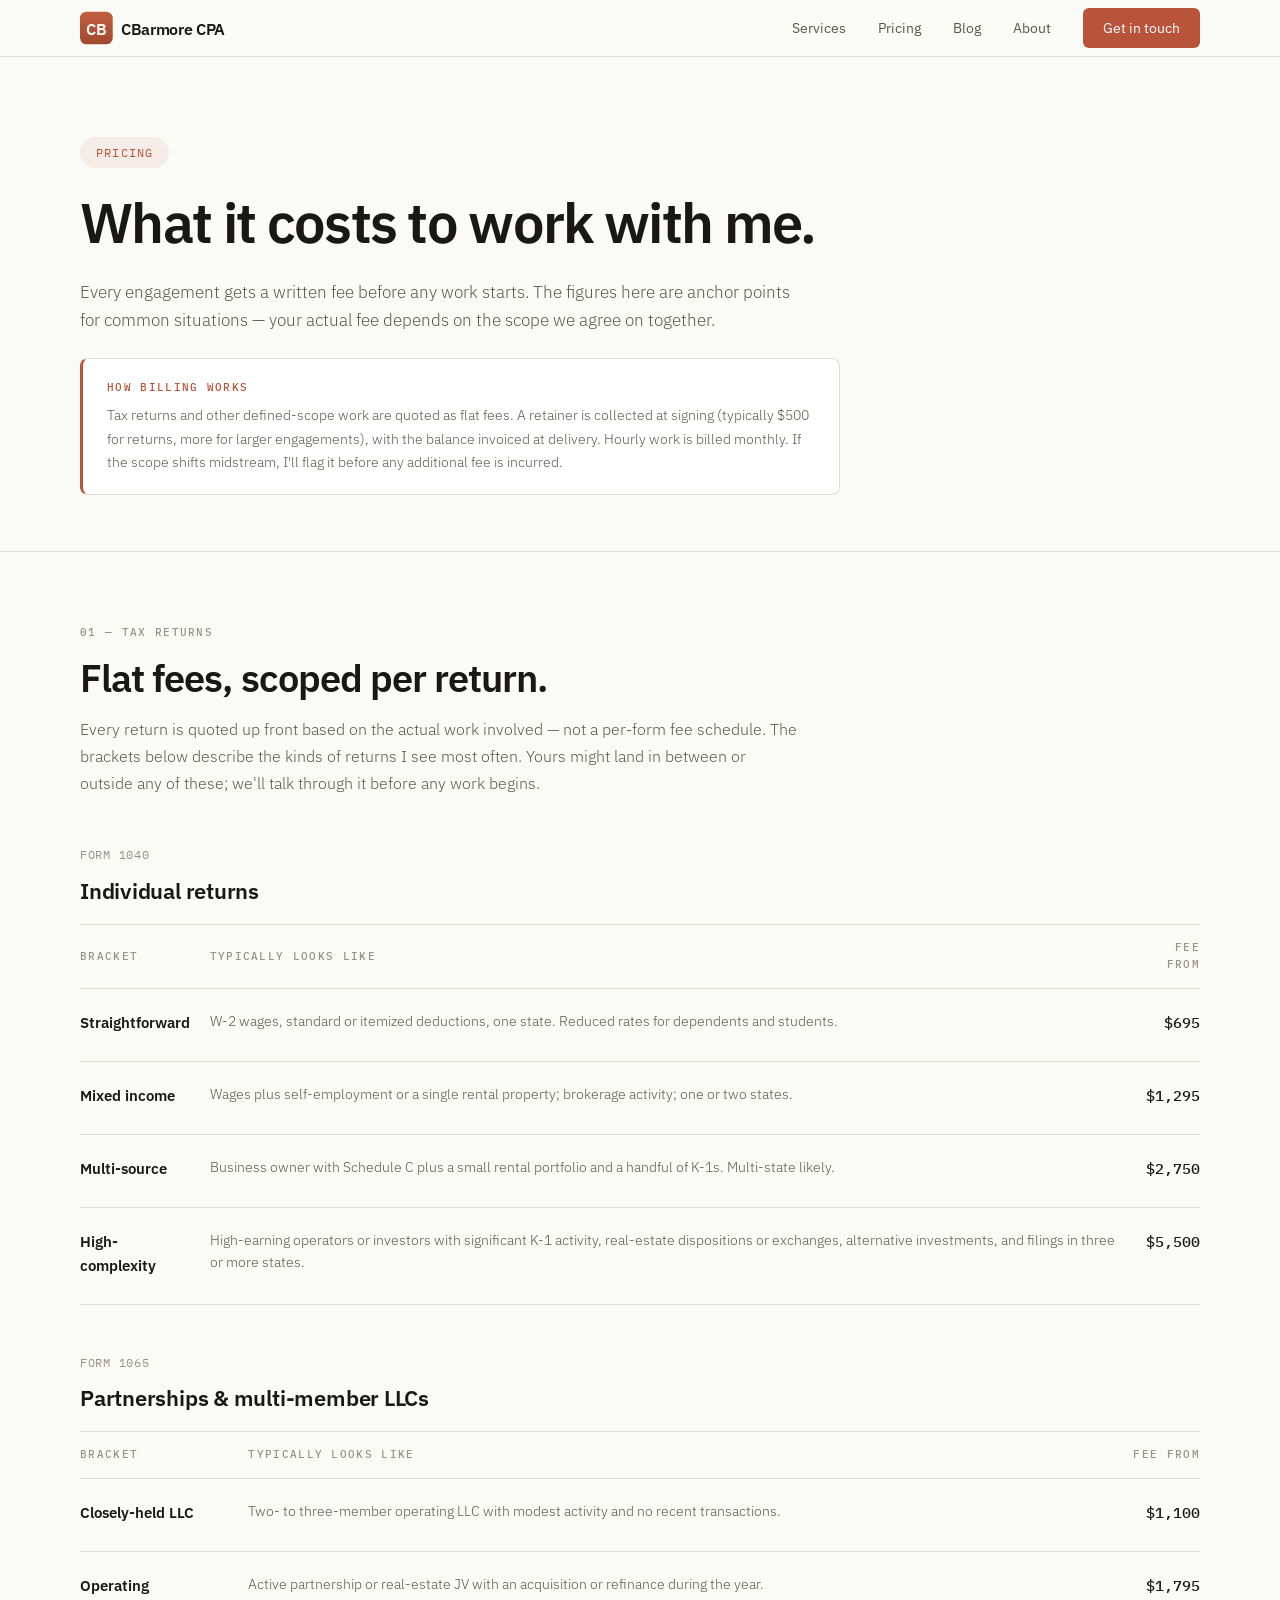
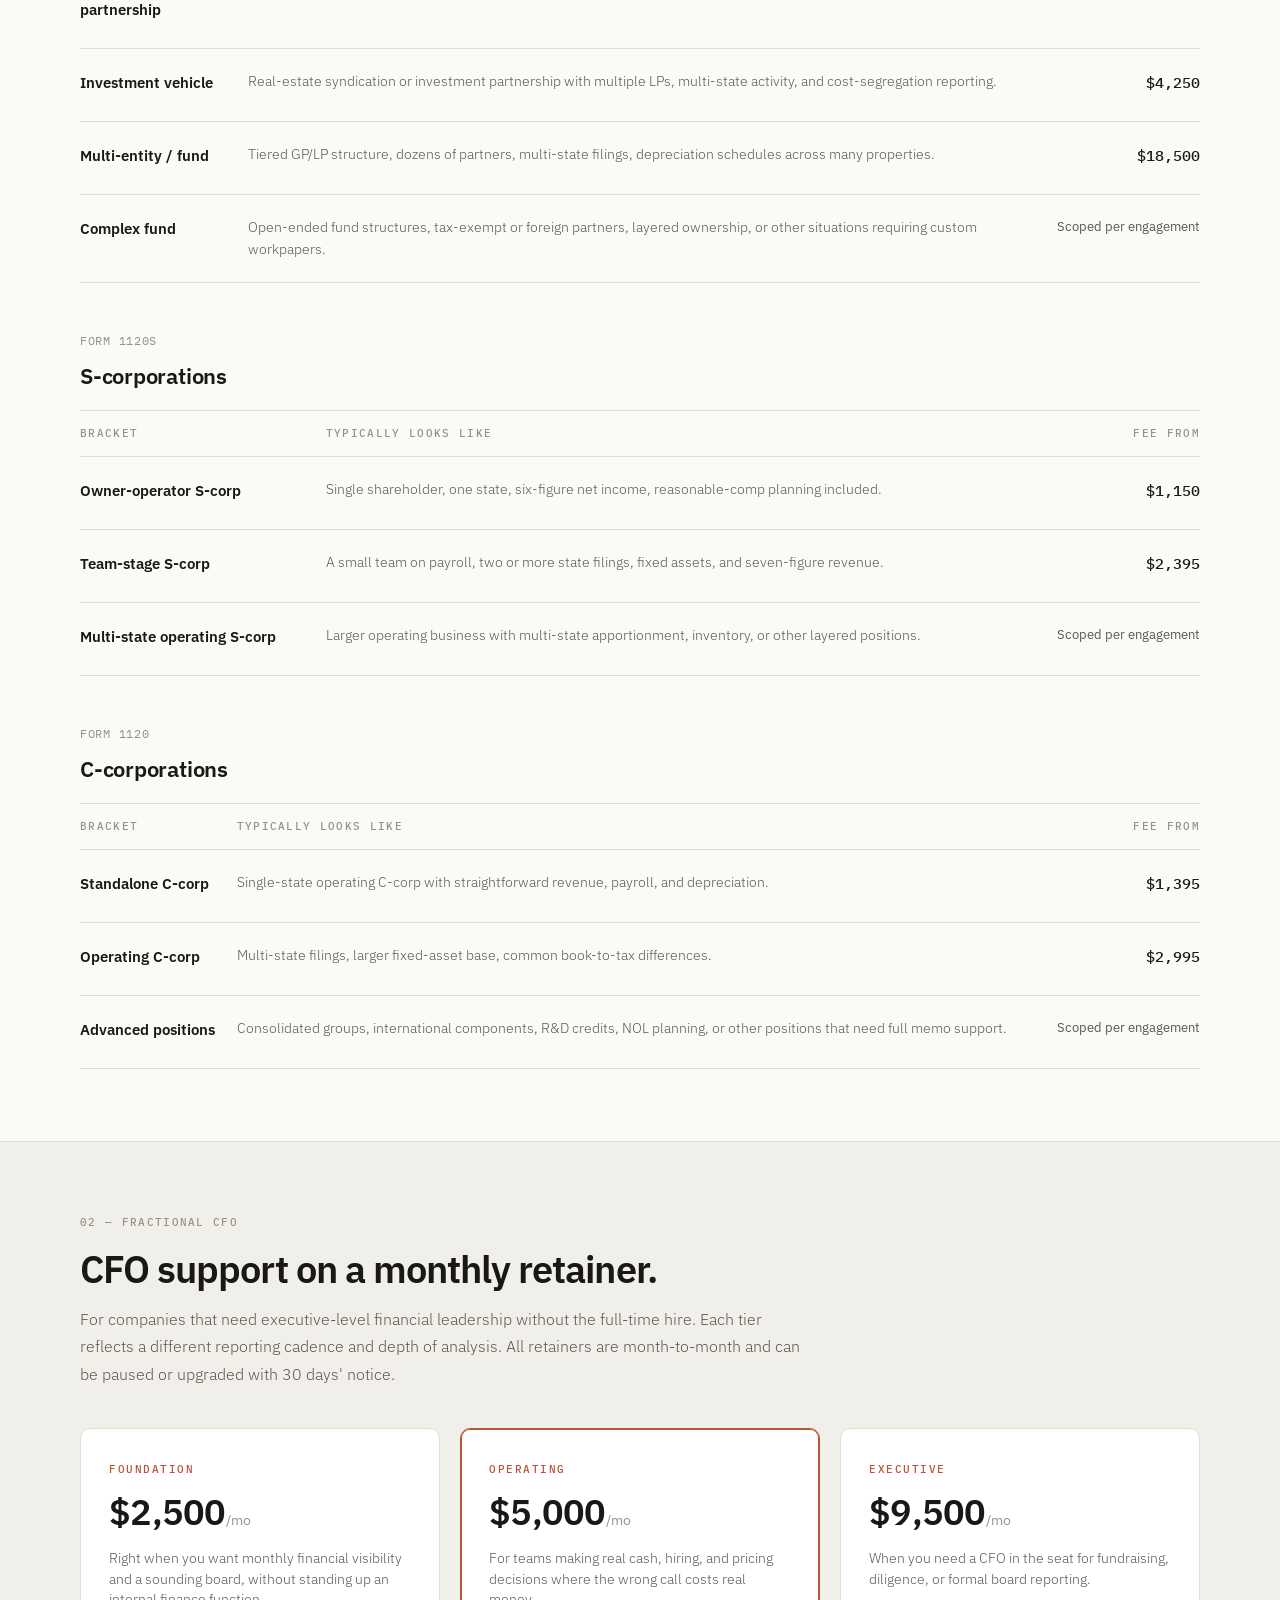
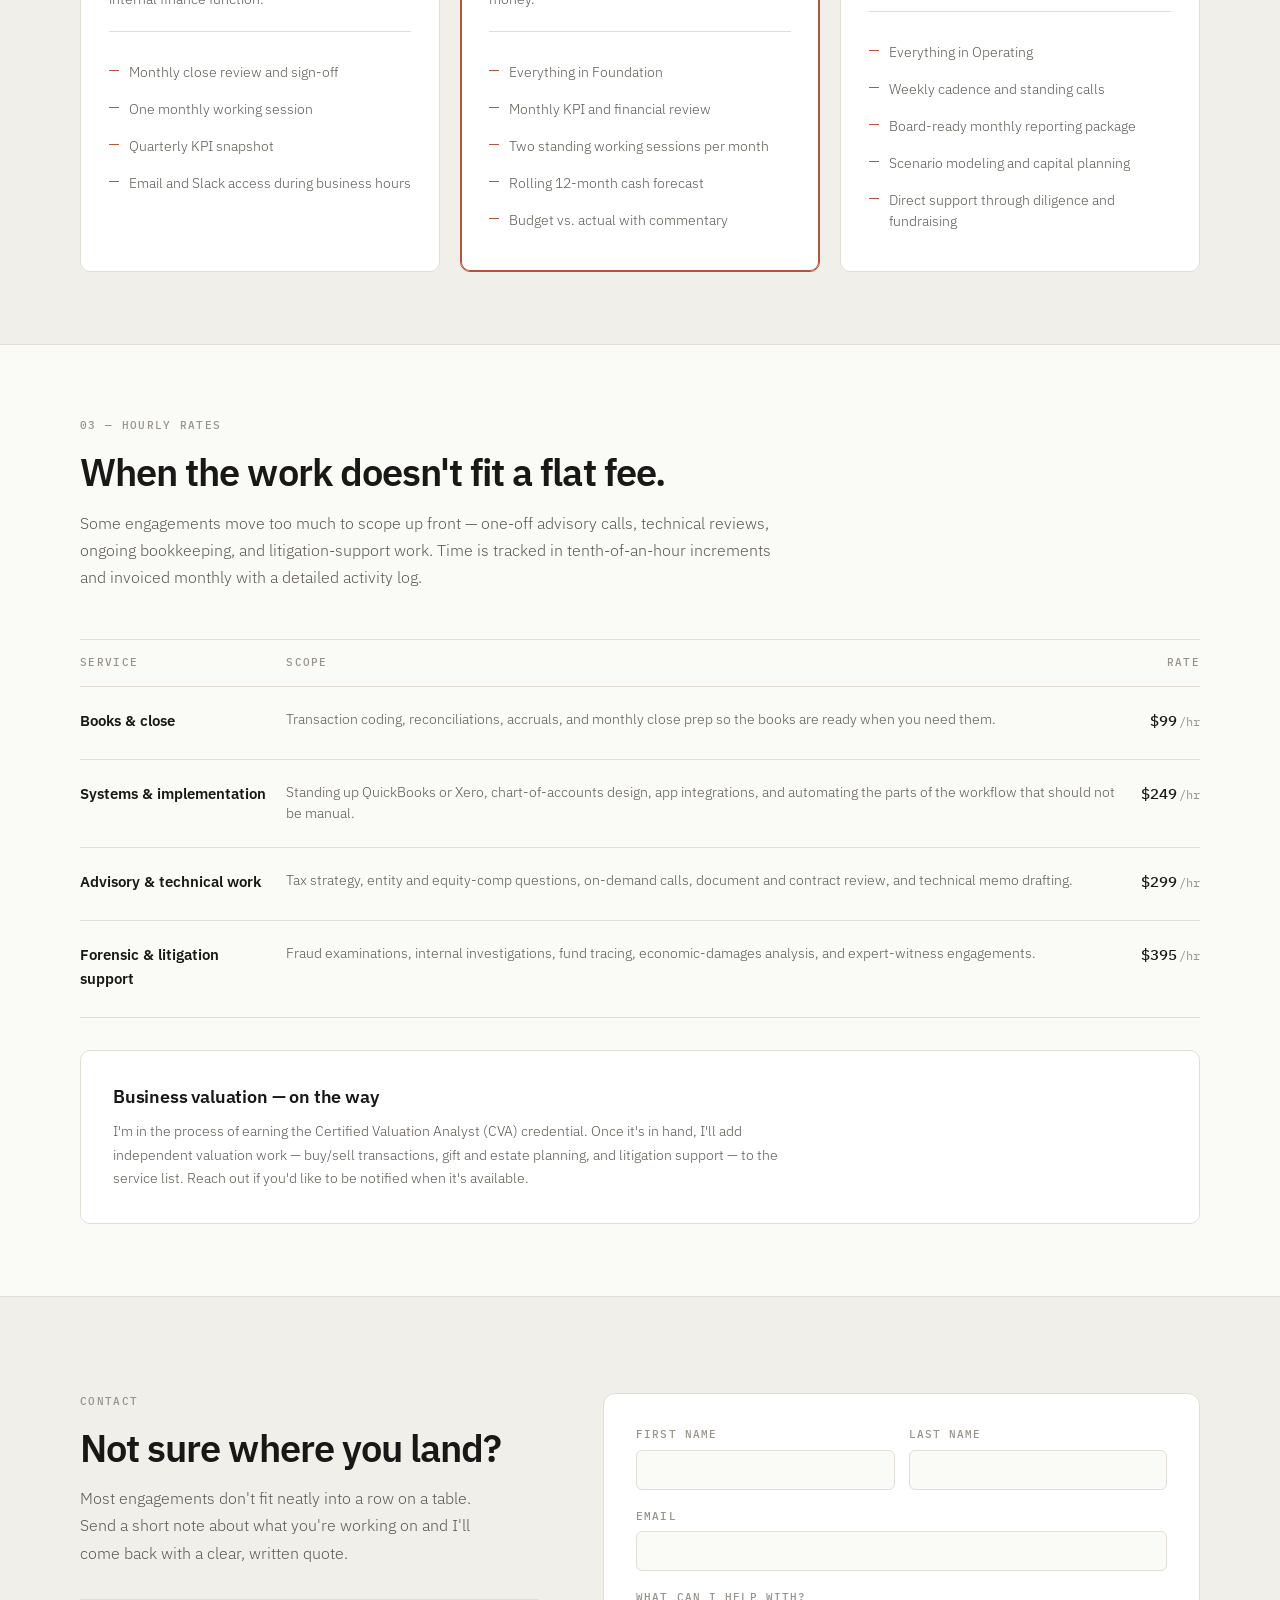
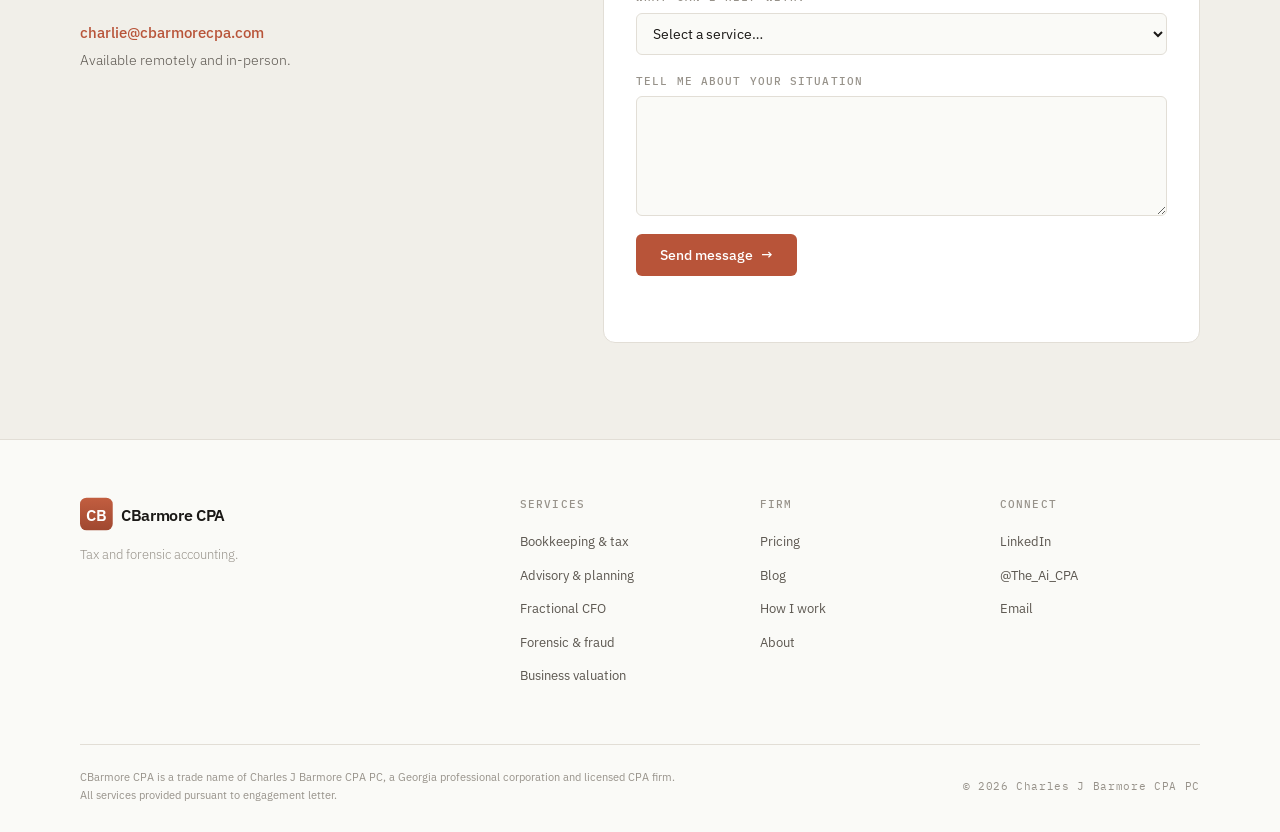
<file: pricing.html>
<!DOCTYPE html>
<html lang="en">
<head>
<meta charset="UTF-8" />
<meta name="viewport" content="width=device-width, initial-scale=1.0" />
<title>Pricing — CBarmore CPA</title>
<meta name="description" content="Flat-fee tax returns, monthly Fractional CFO retainers, and hourly advisory/forensic rates from CBarmore CPA." />

<link rel="preconnect" href="https://fonts.googleapis.com">
<link rel="preconnect" href="https://fonts.gstatic.com" crossorigin>
<link href="https://fonts.googleapis.com/css2?family=IBM+Plex+Sans:wght@300;400;500;600&family=IBM+Plex+Mono:wght@400;500&display=swap" rel="stylesheet">

<style>
  :root {
    --bg: #FAFAF7;
    --bg-alt: #F1EFE9;
    --card: #FFFFFF;
    --border: #E2DED6;
    --accent: #B85439;
    --accent-hover: #A04830;
    --text-1: #1A1816;
    --text-2: #5C5750;
    --text-3: #97928A;

    --font-sans: 'IBM Plex Sans', -apple-system, sans-serif;
    --font-mono: 'IBM Plex Mono', ui-monospace, monospace;

    --max-width: 1280px;
    --gutter: 80px;
  }

  * { margin: 0; padding: 0; box-sizing: border-box; }
  html { scroll-behavior: smooth; }
  body {
    background: var(--bg);
    color: var(--text-1);
    font-family: var(--font-sans);
    font-size: 16px;
    font-weight: 400;
    line-height: 1.6;
    -webkit-font-smoothing: antialiased;
  }

  .container {
    max-width: var(--max-width);
    margin: 0 auto;
    padding: 0 var(--gutter);
  }

  /* ── Nav ── */
  nav {
    position: sticky;
    top: 0;
    z-index: 100;
    background: rgba(250, 250, 247, 0.92);
    backdrop-filter: blur(16px);
    -webkit-backdrop-filter: blur(16px);
    border-bottom: 1px solid var(--border);
  }
  .nav-inner {
    display: flex;
    align-items: center;
    justify-content: space-between;
    height: 56px;
  }
  .logo {
    display: inline-flex;
    align-items: center;
    color: var(--text-1);
    text-decoration: none;
    height: 36px;
  }
  .logo-svg { height: 36px; width: auto; display: block; }
  .nav-links {
    display: flex;
    align-items: center;
    gap: 32px;
    list-style: none;
  }
  .nav-links a {
    color: var(--text-2);
    text-decoration: none;
    font-size: 14px;
    font-weight: 400;
    transition: color 0.2s ease;
  }
  .nav-links a:hover { color: var(--text-1); }
  .nav-links a.btn-accent,
  .nav-links a.btn-accent:hover { color: #FFFFFF; }

  .btn {
    display: inline-flex;
    align-items: center;
    gap: 8px;
    padding: 9px 20px;
    font-family: var(--font-sans);
    font-size: 13px;
    font-weight: 500;
    text-decoration: none;
    border-radius: 6px;
    transition: all 0.2s ease;
    cursor: pointer;
    border: none;
  }
  .btn-accent { background: var(--accent); color: #FFFFFF; }
  .btn-accent:hover { background: var(--accent-hover); }
  .btn-outline {
    background: transparent;
    color: var(--text-1);
    border: 1px solid var(--border);
  }
  .btn-outline:hover { border-color: var(--text-3); }
  .btn .arrow { transition: transform 0.2s ease; }
  .btn:hover .arrow { transform: translateX(3px); }

  /* ── Hero ── */
  .hero {
    padding: 80px 0 56px;
  }
  .hero-tag {
    display: inline-flex;
    align-items: center;
    gap: 10px;
    font-family: var(--font-mono);
    font-size: 12px;
    color: var(--accent);
    letter-spacing: 0.1em;
    text-transform: uppercase;
    margin-bottom: 24px;
    padding: 6px 16px;
    background: rgba(184, 84, 57, 0.08);
    border-radius: 100px;
  }
  h1 {
    font-family: var(--font-sans);
    font-weight: 600;
    font-size: clamp(36px, 5vw, 56px);
    line-height: 1.1;
    letter-spacing: -0.03em;
    max-width: 820px;
    margin-bottom: 24px;
    color: var(--text-1);
  }
  .hero-sub {
    font-size: 17px;
    line-height: 1.65;
    color: var(--text-2);
    max-width: 720px;
    font-weight: 300;
  }

  /* ── Section shared ── */
  .section {
    padding: 72px 0;
    border-top: 1px solid var(--border);
  }
  .section-alt { background: var(--bg-alt); }
  .section-label {
    font-family: var(--font-mono);
    font-size: 11px;
    font-weight: 500;
    letter-spacing: 0.12em;
    color: var(--text-3);
    text-transform: uppercase;
    margin-bottom: 16px;
  }
  .section-title {
    font-family: var(--font-sans);
    font-weight: 600;
    font-size: clamp(28px, 3.5vw, 38px);
    line-height: 1.12;
    letter-spacing: -0.025em;
    margin-bottom: 16px;
  }
  .section-intro {
    font-size: 16px;
    line-height: 1.7;
    color: var(--text-2);
    font-weight: 300;
    max-width: 720px;
    margin-bottom: 40px;
  }

  /* ── Billing note callout ── */
  .billing-note {
    background: var(--card);
    border: 1px solid var(--border);
    border-left: 3px solid var(--accent);
    border-radius: 8px;
    padding: 20px 24px;
    margin-top: 24px;
    max-width: 760px;
  }
  .billing-note .label {
    font-family: var(--font-mono);
    font-size: 11px;
    font-weight: 500;
    letter-spacing: 0.12em;
    color: var(--accent);
    text-transform: uppercase;
    margin-bottom: 8px;
  }
  .billing-note p {
    font-size: 14px;
    line-height: 1.65;
    color: var(--text-2);
    font-weight: 300;
  }

  /* ── Pricing tables ── */
  .subtable-block { margin-top: 48px; }
  .subtable-title {
    font-family: var(--font-sans);
    font-weight: 600;
    font-size: 22px;
    letter-spacing: -0.01em;
    margin-bottom: 4px;
  }
  .subtable-sub {
    font-family: var(--font-mono);
    font-size: 12px;
    letter-spacing: 0.06em;
    color: var(--text-3);
    text-transform: uppercase;
    margin-bottom: 8px;
  }
  .price-table {
    width: 100%;
    border-collapse: collapse;
    margin-top: 16px;
    border-top: 1px solid var(--border);
  }
  .price-table th {
    font-family: var(--font-mono);
    font-size: 11px;
    font-weight: 500;
    letter-spacing: 0.12em;
    text-transform: uppercase;
    color: var(--text-3);
    text-align: left;
    padding: 14px 16px 14px 0;
    border-bottom: 1px solid var(--border);
  }
  .price-table th:last-child { text-align: right; padding-right: 0; }
  .price-table td {
    padding: 22px 16px 22px 0;
    border-bottom: 1px solid var(--border);
    vertical-align: top;
  }
  .price-table td:last-child { text-align: right; padding-right: 0; white-space: nowrap; }
  .price-name {
    font-weight: 600;
    font-size: 15px;
    color: var(--text-1);
    margin-bottom: 4px;
  }
  .price-desc {
    font-size: 13.5px;
    line-height: 1.6;
    color: var(--text-2);
    font-weight: 300;
  }
  .price-amount {
    font-family: var(--font-mono);
    font-size: 15px;
    font-weight: 500;
    color: var(--text-1);
  }
  .price-amount .suffix {
    font-size: 12px;
    color: var(--text-3);
    font-weight: 400;
    margin-left: 2px;
  }
  .price-amount.quote {
    font-size: 13px;
    color: var(--text-2);
    font-weight: 400;
    font-family: var(--font-sans);
  }

  /* ── Fractional CFO tiers ── */
  .tier-grid {
    display: grid;
    grid-template-columns: repeat(3, 1fr);
    gap: 20px;
    margin-top: 40px;
  }
  .tier-card {
    background: var(--card);
    border: 1px solid var(--border);
    border-radius: 10px;
    padding: 32px 28px;
    display: flex;
    flex-direction: column;
  }
  .tier-card.featured {
    border-color: var(--accent);
    box-shadow: 0 0 0 1px var(--accent) inset;
  }
  .tier-name {
    font-family: var(--font-mono);
    font-size: 11px;
    font-weight: 500;
    letter-spacing: 0.14em;
    text-transform: uppercase;
    color: var(--accent);
    margin-bottom: 16px;
  }
  .tier-price {
    font-family: var(--font-sans);
    font-weight: 600;
    font-size: 36px;
    letter-spacing: -0.02em;
    line-height: 1;
    margin-bottom: 4px;
  }
  .tier-price .cadence {
    font-size: 14px;
    font-weight: 400;
    color: var(--text-3);
    letter-spacing: 0;
  }
  .tier-fit {
    font-size: 13.5px;
    color: var(--text-2);
    font-weight: 300;
    line-height: 1.5;
    margin: 14px 0 22px;
    padding-bottom: 22px;
    border-bottom: 1px solid var(--border);
  }
  .tier-list {
    list-style: none;
    padding: 0;
    margin: 0;
  }
  .tier-list li {
    font-size: 13.5px;
    line-height: 1.55;
    color: var(--text-2);
    font-weight: 300;
    padding: 8px 0 8px 20px;
    position: relative;
  }
  .tier-list li::before {
    content: "";
    position: absolute;
    left: 0;
    top: 16px;
    width: 10px;
    height: 1px;
    background: var(--accent);
  }

  /* ── Engagement note (forensic/valuation) ── */
  .note-card {
    background: var(--card);
    border: 1px solid var(--border);
    border-radius: 10px;
    padding: 32px;
    margin-top: 32px;
  }
  .note-card h3 {
    font-family: var(--font-sans);
    font-weight: 600;
    font-size: 18px;
    margin-bottom: 8px;
    letter-spacing: -0.01em;
  }
  .note-card p {
    font-size: 14px;
    line-height: 1.7;
    color: var(--text-2);
    font-weight: 300;
    max-width: 680px;
  }
  .note-card p + p { margin-top: 12px; }

  /* ── Contact ── */
  .contact {
    padding: 96px 0;
    border-top: 1px solid var(--border);
    background: var(--bg-alt);
  }
  .contact-grid {
    display: grid;
    grid-template-columns: 1fr 1.3fr;
    gap: 64px;
    align-items: start;
  }
  .contact-intro {
    font-size: 16px;
    line-height: 1.7;
    color: var(--text-2);
    font-weight: 300;
    margin-top: 16px;
    margin-bottom: 32px;
    max-width: 420px;
  }
  .contact-direct {
    border-top: 1px solid var(--border);
    padding-top: 20px;
    font-size: 14px;
    line-height: 1.7;
    color: var(--text-2);
    font-weight: 300;
  }
  .contact-direct a {
    display: block;
    color: var(--accent);
    text-decoration: none;
    font-weight: 500;
    font-size: 15px;
    margin-bottom: 4px;
  }
  .contact-direct a:hover { color: var(--accent-hover); }
  .contact-form {
    background: var(--card);
    border: 1px solid var(--border);
    border-radius: 12px;
    padding: 32px;
    display: grid;
    gap: 18px;
  }
  .form-row { display: grid; grid-template-columns: 1fr 1fr; gap: 14px; }
  .form-field { display: flex; flex-direction: column; gap: 6px; }
  .form-field > span {
    font-family: var(--font-mono);
    font-size: 11px;
    font-weight: 500;
    letter-spacing: 0.1em;
    text-transform: uppercase;
    color: var(--text-3);
  }
  .form-field input,
  .form-field select,
  .form-field textarea {
    font-family: var(--font-sans);
    font-size: 14px;
    font-weight: 400;
    color: var(--text-1);
    background: var(--bg);
    border: 1px solid var(--border);
    border-radius: 6px;
    padding: 10px 12px;
    transition: border-color 0.2s ease;
  }
  .form-field input:focus,
  .form-field select:focus,
  .form-field textarea:focus { outline: none; border-color: var(--accent); }
  .form-field textarea { resize: vertical; min-height: 120px; }
  .form-submit {
    display: inline-flex;
    align-items: center;
    gap: 8px;
    padding: 12px 24px;
    font-family: var(--font-sans);
    font-size: 14px;
    font-weight: 500;
    border-radius: 6px;
    background: var(--accent);
    color: #FFFFFF;
    border: none;
    cursor: pointer;
    transition: background 0.2s ease;
    justify-self: start;
  }
  .form-submit:hover:not([disabled]) { background: var(--accent-hover); }
  .form-submit[disabled] { opacity: 0.6; cursor: not-allowed; }
  .form-status {
    font-family: var(--font-mono);
    font-size: 12px;
    letter-spacing: 0.04em;
    margin: 0;
    min-height: 16px;
  }
  .form-status.success { color: #2D7D4D; }
  .form-status.error { color: var(--accent); }

  /* ── Footer ── */
  footer { border-top: 1px solid var(--border); padding: 56px 0 28px; }
  .footer-grid {
    display: grid;
    grid-template-columns: 2fr 1fr 1fr 1fr;
    gap: 40px;
    margin-bottom: 48px;
  }
  .footer-brand .logo { margin-bottom: 12px; display: inline-flex; }
  .footer-brand p {
    font-size: 13px;
    line-height: 1.65;
    color: var(--text-3);
    font-weight: 300;
    max-width: 300px;
  }
  .footer-col h4 {
    font-family: var(--font-mono);
    font-size: 11px;
    font-weight: 500;
    letter-spacing: 0.1em;
    color: var(--text-3);
    text-transform: uppercase;
    margin-bottom: 14px;
  }
  .footer-col ul { list-style: none; }
  .footer-col li { margin-bottom: 8px; }
  .footer-col a {
    color: var(--text-2);
    text-decoration: none;
    font-size: 13px;
    transition: color 0.2s;
  }
  .footer-col a:hover { color: var(--accent); }
  .footer-bottom {
    padding-top: 24px;
    border-top: 1px solid var(--border);
    display: flex;
    justify-content: space-between;
    align-items: center;
    gap: 20px;
    flex-wrap: wrap;
  }
  .footer-disclosure {
    font-size: 11px;
    color: var(--text-3);
    line-height: 1.6;
    max-width: 600px;
  }
  .footer-meta {
    font-family: var(--font-mono);
    font-size: 11px;
    color: var(--text-3);
    letter-spacing: 0.06em;
  }

  /* ── Responsive ── */
  @media (max-width: 960px) {
    :root { --gutter: 24px; }
    .hero { padding: 56px 0 40px; }
    .section, .contact { padding: 56px 0; }
    .contact-grid { grid-template-columns: 1fr; gap: 32px; }
    .form-row { grid-template-columns: 1fr; }
    .tier-grid { grid-template-columns: 1fr; }
    .footer-grid { grid-template-columns: 1fr 1fr; gap: 28px; }
    .nav-links { display: none; }
    .cta-box { padding: 40px 28px; }
    .price-table th:nth-child(2),
    .price-table td:nth-child(2) { display: none; }
    .price-name { margin-bottom: 6px; }
    .price-desc { font-size: 13px; display: block; margin-top: 4px; }
    .price-table td:first-child::after { content: attr(data-desc); display: block; font-size: 13px; color: var(--text-2); font-weight: 300; margin-top: 4px; line-height: 1.5; }
  }
  @media (max-width: 560px) {
    .footer-grid { grid-template-columns: 1fr; }
  }
</style>
</head>
<body>

<nav>
  <div class="container nav-inner">
    <a href="/" class="logo" aria-label="CBarmore CPA home">
      <svg class="logo-svg" viewBox="0 0 220 44" xmlns="http://www.w3.org/2000/svg" aria-hidden="true">
        <defs><linearGradient id="cbGrad" x1="0" y1="0" x2="0" y2="1"><stop offset="0%" stop-color="#C25E40"/><stop offset="100%" stop-color="#A04830"/></linearGradient></defs>
        <rect x="0" y="2" width="40" height="40" rx="8" fill="url(#cbGrad)"/>
        <text x="20" y="30" text-anchor="middle" font-family="'IBM Plex Sans', sans-serif" font-weight="600" font-size="20" fill="#FFFFFF" letter-spacing="-0.4">CB</text>
        <text x="50" y="30" font-family="'IBM Plex Sans', sans-serif" font-weight="600" font-size="20" fill="#1A1816" letter-spacing="-0.4">CBarmore CPA</text>
      </svg>
    </a>
    <ul class="nav-links">
      <li><a href="/#services">Services</a></li>
      <li><a href="/pricing">Pricing</a></li>
      <li><a href="/blog">Blog</a></li>
      <li><a href="/#about">About</a></li>
      <li><a href="#contact" class="btn btn-accent">Get in touch</a></li>
    </ul>
  </div>
</nav>

<header class="hero">
  <div class="container">
    <div class="hero-tag"><span>Pricing</span></div>
    <h1>What it costs to work with me.</h1>
    <p class="hero-sub">
      Every engagement gets a written fee before any work starts. The figures here are anchor points for common situations &mdash; your actual fee depends on the scope we agree on together.
    </p>
    <div class="billing-note">
      <div class="label">How billing works</div>
      <p>
        Tax returns and other defined-scope work are quoted as flat fees. A retainer is collected at signing (typically $500 for returns, more for larger engagements), with the balance invoiced at delivery. Hourly work is billed monthly. If the scope shifts midstream, I'll flag it before any additional fee is incurred.
      </p>
    </div>
  </div>
</header>

<section class="section">
  <div class="container">
    <div class="section-label">01 &mdash; Tax Returns</div>
    <h2 class="section-title">Flat fees, scoped per return.</h2>
    <p class="section-intro">
      Every return is quoted up front based on the actual work involved &mdash; not a per-form fee schedule. The brackets below describe the kinds of returns I see most often. Yours might land in between or outside any of these; we'll talk through it before any work begins.
    </p>

    <!-- 1040 -->
    <div class="subtable-block">
      <div class="subtable-sub">Form 1040</div>
      <h3 class="subtable-title">Individual returns</h3>
      <table class="price-table">
        <thead>
          <tr><th>Bracket</th><th>Typically looks like</th><th>Fee from</th></tr>
        </thead>
        <tbody>
          <tr>
            <td><div class="price-name">Straightforward</div></td>
            <td><div class="price-desc">W-2 wages, standard or itemized deductions, one state. Reduced rates for dependents and students.</div></td>
            <td><div class="price-amount">$695</div></td>
          </tr>
          <tr>
            <td><div class="price-name">Mixed income</div></td>
            <td><div class="price-desc">Wages plus self-employment or a single rental property; brokerage activity; one or two states.</div></td>
            <td><div class="price-amount">$1,295</div></td>
          </tr>
          <tr>
            <td><div class="price-name">Multi-source</div></td>
            <td><div class="price-desc">Business owner with Schedule C plus a small rental portfolio and a handful of K-1s. Multi-state likely.</div></td>
            <td><div class="price-amount">$2,750</div></td>
          </tr>
          <tr>
            <td><div class="price-name">High-complexity</div></td>
            <td><div class="price-desc">High-earning operators or investors with significant K-1 activity, real-estate dispositions or exchanges, alternative investments, and filings in three or more states.</div></td>
            <td><div class="price-amount">$5,500</div></td>
          </tr>
        </tbody>
      </table>
    </div>

    <!-- 1065 -->
    <div class="subtable-block">
      <div class="subtable-sub">Form 1065</div>
      <h3 class="subtable-title">Partnerships &amp; multi-member LLCs</h3>
      <table class="price-table">
        <thead>
          <tr><th>Bracket</th><th>Typically looks like</th><th>Fee from</th></tr>
        </thead>
        <tbody>
          <tr>
            <td><div class="price-name">Closely-held LLC</div></td>
            <td><div class="price-desc">Two- to three-member operating LLC with modest activity and no recent transactions.</div></td>
            <td><div class="price-amount">$1,100</div></td>
          </tr>
          <tr>
            <td><div class="price-name">Operating partnership</div></td>
            <td><div class="price-desc">Active partnership or real-estate JV with an acquisition or refinance during the year.</div></td>
            <td><div class="price-amount">$1,795</div></td>
          </tr>
          <tr>
            <td><div class="price-name">Investment vehicle</div></td>
            <td><div class="price-desc">Real-estate syndication or investment partnership with multiple LPs, multi-state activity, and cost-segregation reporting.</div></td>
            <td><div class="price-amount">$4,250</div></td>
          </tr>
          <tr>
            <td><div class="price-name">Multi-entity / fund</div></td>
            <td><div class="price-desc">Tiered GP/LP structure, dozens of partners, multi-state filings, depreciation schedules across many properties.</div></td>
            <td><div class="price-amount">$18,500</div></td>
          </tr>
          <tr>
            <td><div class="price-name">Complex fund</div></td>
            <td><div class="price-desc">Open-ended fund structures, tax-exempt or foreign partners, layered ownership, or other situations requiring custom workpapers.</div></td>
            <td><div class="price-amount quote">Scoped per engagement</div></td>
          </tr>
        </tbody>
      </table>
    </div>

    <!-- 1120S -->
    <div class="subtable-block">
      <div class="subtable-sub">Form 1120S</div>
      <h3 class="subtable-title">S-corporations</h3>
      <table class="price-table">
        <thead>
          <tr><th>Bracket</th><th>Typically looks like</th><th>Fee from</th></tr>
        </thead>
        <tbody>
          <tr>
            <td><div class="price-name">Owner-operator S-corp</div></td>
            <td><div class="price-desc">Single shareholder, one state, six-figure net income, reasonable-comp planning included.</div></td>
            <td><div class="price-amount">$1,150</div></td>
          </tr>
          <tr>
            <td><div class="price-name">Team-stage S-corp</div></td>
            <td><div class="price-desc">A small team on payroll, two or more state filings, fixed assets, and seven-figure revenue.</div></td>
            <td><div class="price-amount">$2,395</div></td>
          </tr>
          <tr>
            <td><div class="price-name">Multi-state operating S-corp</div></td>
            <td><div class="price-desc">Larger operating business with multi-state apportionment, inventory, or other layered positions.</div></td>
            <td><div class="price-amount quote">Scoped per engagement</div></td>
          </tr>
        </tbody>
      </table>
    </div>

    <!-- 1120 -->
    <div class="subtable-block">
      <div class="subtable-sub">Form 1120</div>
      <h3 class="subtable-title">C-corporations</h3>
      <table class="price-table">
        <thead>
          <tr><th>Bracket</th><th>Typically looks like</th><th>Fee from</th></tr>
        </thead>
        <tbody>
          <tr>
            <td><div class="price-name">Standalone C-corp</div></td>
            <td><div class="price-desc">Single-state operating C-corp with straightforward revenue, payroll, and depreciation.</div></td>
            <td><div class="price-amount">$1,395</div></td>
          </tr>
          <tr>
            <td><div class="price-name">Operating C-corp</div></td>
            <td><div class="price-desc">Multi-state filings, larger fixed-asset base, common book-to-tax differences.</div></td>
            <td><div class="price-amount">$2,995</div></td>
          </tr>
          <tr>
            <td><div class="price-name">Advanced positions</div></td>
            <td><div class="price-desc">Consolidated groups, international components, R&amp;D credits, NOL planning, or other positions that need full memo support.</div></td>
            <td><div class="price-amount quote">Scoped per engagement</div></td>
          </tr>
        </tbody>
      </table>
    </div>
  </div>
</section>

<section class="section section-alt">
  <div class="container">
    <div class="section-label">02 &mdash; Fractional CFO</div>
    <h2 class="section-title">CFO support on a monthly retainer.</h2>
    <p class="section-intro">
      For companies that need executive-level financial leadership without the full-time hire. Each tier reflects a different reporting cadence and depth of analysis. All retainers are month-to-month and can be paused or upgraded with 30 days' notice.
    </p>

    <div class="tier-grid">
      <div class="tier-card">
        <div class="tier-name">Foundation</div>
        <div class="tier-price">$2,500<span class="cadence">/mo</span></div>
        <p class="tier-fit">Right when you want monthly financial visibility and a sounding board, without standing up an internal finance function.</p>
        <ul class="tier-list">
          <li>Monthly close review and sign-off</li>
          <li>One monthly working session</li>
          <li>Quarterly KPI snapshot</li>
          <li>Email and Slack access during business hours</li>
        </ul>
      </div>
      <div class="tier-card featured">
        <div class="tier-name">Operating</div>
        <div class="tier-price">$5,000<span class="cadence">/mo</span></div>
        <p class="tier-fit">For teams making real cash, hiring, and pricing decisions where the wrong call costs real money.</p>
        <ul class="tier-list">
          <li>Everything in Foundation</li>
          <li>Monthly KPI and financial review</li>
          <li>Two standing working sessions per month</li>
          <li>Rolling 12-month cash forecast</li>
          <li>Budget vs. actual with commentary</li>
        </ul>
      </div>
      <div class="tier-card">
        <div class="tier-name">Executive</div>
        <div class="tier-price">$9,500<span class="cadence">/mo</span></div>
        <p class="tier-fit">When you need a CFO in the seat for fundraising, diligence, or formal board reporting.</p>
        <ul class="tier-list">
          <li>Everything in Operating</li>
          <li>Weekly cadence and standing calls</li>
          <li>Board-ready monthly reporting package</li>
          <li>Scenario modeling and capital planning</li>
          <li>Direct support through diligence and fundraising</li>
        </ul>
      </div>
    </div>
  </div>
</section>

<section class="section">
  <div class="container">
    <div class="section-label">03 &mdash; Hourly Rates</div>
    <h2 class="section-title">When the work doesn't fit a flat fee.</h2>
    <p class="section-intro">
      Some engagements move too much to scope up front &mdash; one-off advisory calls, technical reviews, ongoing bookkeeping, and litigation-support work. Time is tracked in tenth-of-an-hour increments and invoiced monthly with a detailed activity log.
    </p>

    <div class="subtable-block">
      <table class="price-table">
        <thead>
          <tr><th>Service</th><th>Scope</th><th>Rate</th></tr>
        </thead>
        <tbody>
          <tr>
            <td><div class="price-name">Books &amp; close</div></td>
            <td><div class="price-desc">Transaction coding, reconciliations, accruals, and monthly close prep so the books are ready when you need them.</div></td>
            <td><div class="price-amount">$99<span class="suffix">/hr</span></div></td>
          </tr>
          <tr>
            <td><div class="price-name">Systems &amp; implementation</div></td>
            <td><div class="price-desc">Standing up QuickBooks or Xero, chart-of-accounts design, app integrations, and automating the parts of the workflow that should not be manual.</div></td>
            <td><div class="price-amount">$249<span class="suffix">/hr</span></div></td>
          </tr>
          <tr>
            <td><div class="price-name">Advisory &amp; technical work</div></td>
            <td><div class="price-desc">Tax strategy, entity and equity-comp questions, on-demand calls, document and contract review, and technical memo drafting.</div></td>
            <td><div class="price-amount">$299<span class="suffix">/hr</span></div></td>
          </tr>
          <tr>
            <td><div class="price-name">Forensic &amp; litigation support</div></td>
            <td><div class="price-desc">Fraud examinations, internal investigations, fund tracing, economic-damages analysis, and expert-witness engagements.</div></td>
            <td><div class="price-amount">$395<span class="suffix">/hr</span></div></td>
          </tr>
        </tbody>
      </table>
    </div>

    <div class="note-card">
      <h3>Business valuation &mdash; on the way</h3>
      <p>
        I'm in the process of earning the Certified Valuation Analyst (CVA) credential. Once it's in hand, I'll add independent valuation work &mdash; buy/sell transactions, gift and estate planning, and litigation support &mdash; to the service list. Reach out if you'd like to be notified when it's available.
      </p>
    </div>
  </div>
</section>

<section class="contact" id="contact">
  <div class="container">
    <div class="contact-grid">
      <div>
        <div class="section-label">Contact</div>
        <h2 class="section-title">Not sure where you land?</h2>
        <p class="contact-intro">
          Most engagements don't fit neatly into a row on a table. Send a short note about what you're working on and I'll come back with a clear, written quote.
        </p>
        <div class="contact-direct">
          <a href="mailto:charlie@cbarmorecpa.com">charlie@cbarmorecpa.com</a>
          Available remotely and in-person.
        </div>
      </div>

      <form class="contact-form" id="contact-form" novalidate>
        <div class="form-row">
          <label class="form-field">
            <span>First name</span>
            <input type="text" name="firstName" id="firstName" required>
          </label>
          <label class="form-field">
            <span>Last name</span>
            <input type="text" name="lastName" id="lastName" required>
          </label>
        </div>
        <label class="form-field">
          <span>Email</span>
          <input type="email" name="email" id="email" required>
        </label>
        <label class="form-field">
          <span>What can I help with?</span>
          <select name="service" id="service" required>
            <option value="" disabled selected>Select a service&hellip;</option>
            <option value="bookkeeping-tax">Bookkeeping &amp; tax</option>
            <option value="advisory-planning">Advisory &amp; planning</option>
            <option value="fractional-cfo">Fractional CFO</option>
            <option value="forensic">Forensic &amp; fraud</option>
            <option value="valuation">Business valuation (notify me)</option>
            <option value="multiple">Multiple services</option>
            <option value="not-sure">Not sure yet</option>
          </select>
        </label>
        <label class="form-field">
          <span>Tell me about your situation</span>
          <textarea name="message" id="message" rows="5" required></textarea>
        </label>
        <button type="submit" class="form-submit" id="submit-btn">
          Send message <span class="arrow">&rarr;</span>
        </button>
        <p class="form-status" id="form-status" role="status" aria-live="polite"></p>
      </form>
    </div>
  </div>
</section>

<footer>
  <div class="container">
    <div class="footer-grid">
      <div class="footer-brand">
        <a href="/" class="logo" aria-label="CBarmore CPA home">
          <svg class="logo-svg" viewBox="0 0 220 44" xmlns="http://www.w3.org/2000/svg" aria-hidden="true">
            <defs><linearGradient id="cbGradFooter" x1="0" y1="0" x2="0" y2="1"><stop offset="0%" stop-color="#C25E40"/><stop offset="100%" stop-color="#A04830"/></linearGradient></defs>
            <rect x="0" y="2" width="40" height="40" rx="8" fill="url(#cbGradFooter)"/>
            <text x="20" y="30" text-anchor="middle" font-family="'IBM Plex Sans', sans-serif" font-weight="600" font-size="20" fill="#FFFFFF" letter-spacing="-0.4">CB</text>
            <text x="50" y="30" font-family="'IBM Plex Sans', sans-serif" font-weight="600" font-size="20" fill="#1A1816" letter-spacing="-0.4">CBarmore CPA</text>
          </svg>
        </a>
        <p>Tax and forensic accounting.</p>
      </div>
      <div class="footer-col">
        <h4>Services</h4>
        <ul>
          <li><a href="/#services">Bookkeeping &amp; tax</a></li>
          <li><a href="/#services">Advisory &amp; planning</a></li>
          <li><a href="/#services">Fractional CFO</a></li>
          <li><a href="/#services">Forensic &amp; fraud</a></li>
          <li><a href="/#services">Business valuation</a></li>
        </ul>
      </div>
      <div class="footer-col">
        <h4>Firm</h4>
        <ul>
          <li><a href="/pricing">Pricing</a></li>
          <li><a href="/blog">Blog</a></li>
          <li><a href="/#how">How I work</a></li>
          <li><a href="/#about">About</a></li>
        </ul>
      </div>
      <div class="footer-col">
        <h4>Connect</h4>
        <ul>
          <li><a href="https://www.linkedin.com/in/cbarmorecpa/" target="_blank" rel="noopener">LinkedIn</a></li>
          <li><a href="https://x.com/The_Ai_CPA" target="_blank" rel="noopener">@The_Ai_CPA</a></li>
          <li><a href="mailto:charlie@cbarmorecpa.com">Email</a></li>
        </ul>
      </div>
    </div>
    <div class="footer-bottom">
      <div class="footer-disclosure">
        CBarmore CPA is a trade name of Charles J Barmore CPA PC, a Georgia professional corporation and licensed CPA firm. All services provided pursuant to engagement letter.
      </div>
      <div class="footer-meta">&copy; 2026 Charles J Barmore CPA PC</div>
    </div>
  </div>
</footer>

<script>
  document.getElementById('contact-form').addEventListener('submit', async (e) => {
    e.preventDefault();
    const submitBtn = document.getElementById('submit-btn');
    const formStatus = document.getElementById('form-status');
    const payload = {
      firstName: document.getElementById('firstName').value.trim(),
      lastName: document.getElementById('lastName').value.trim(),
      email: document.getElementById('email').value.trim(),
      service: document.getElementById('service').value,
      message: document.getElementById('message').value.trim(),
    };

    submitBtn.disabled = true;
    submitBtn.textContent = 'Sending…';
    formStatus.textContent = '';
    formStatus.className = 'form-status';

    try {
      const response = await fetch('/api/contact', {
        method: 'POST',
        headers: { 'Content-Type': 'application/json' },
        body: JSON.stringify(payload),
      });
      const data = await response.json().catch(() => ({}));
      if (response.ok) {
        formStatus.textContent = 'Thanks — I\'ll be in touch within one business day.';
        formStatus.className = 'form-status success';
        document.getElementById('contact-form').reset();
      } else {
        formStatus.textContent = data.error || 'Something went wrong. Please try again or email me directly.';
        formStatus.className = 'form-status error';
      }
    } catch (err) {
      formStatus.textContent = 'Something went wrong. Please try again or email me directly.';
      formStatus.className = 'form-status error';
    } finally {
      submitBtn.disabled = false;
      submitBtn.innerHTML = 'Send message <span class="arrow">&rarr;</span>';
    }
  });
</script>
</body>
</html>
</file>
